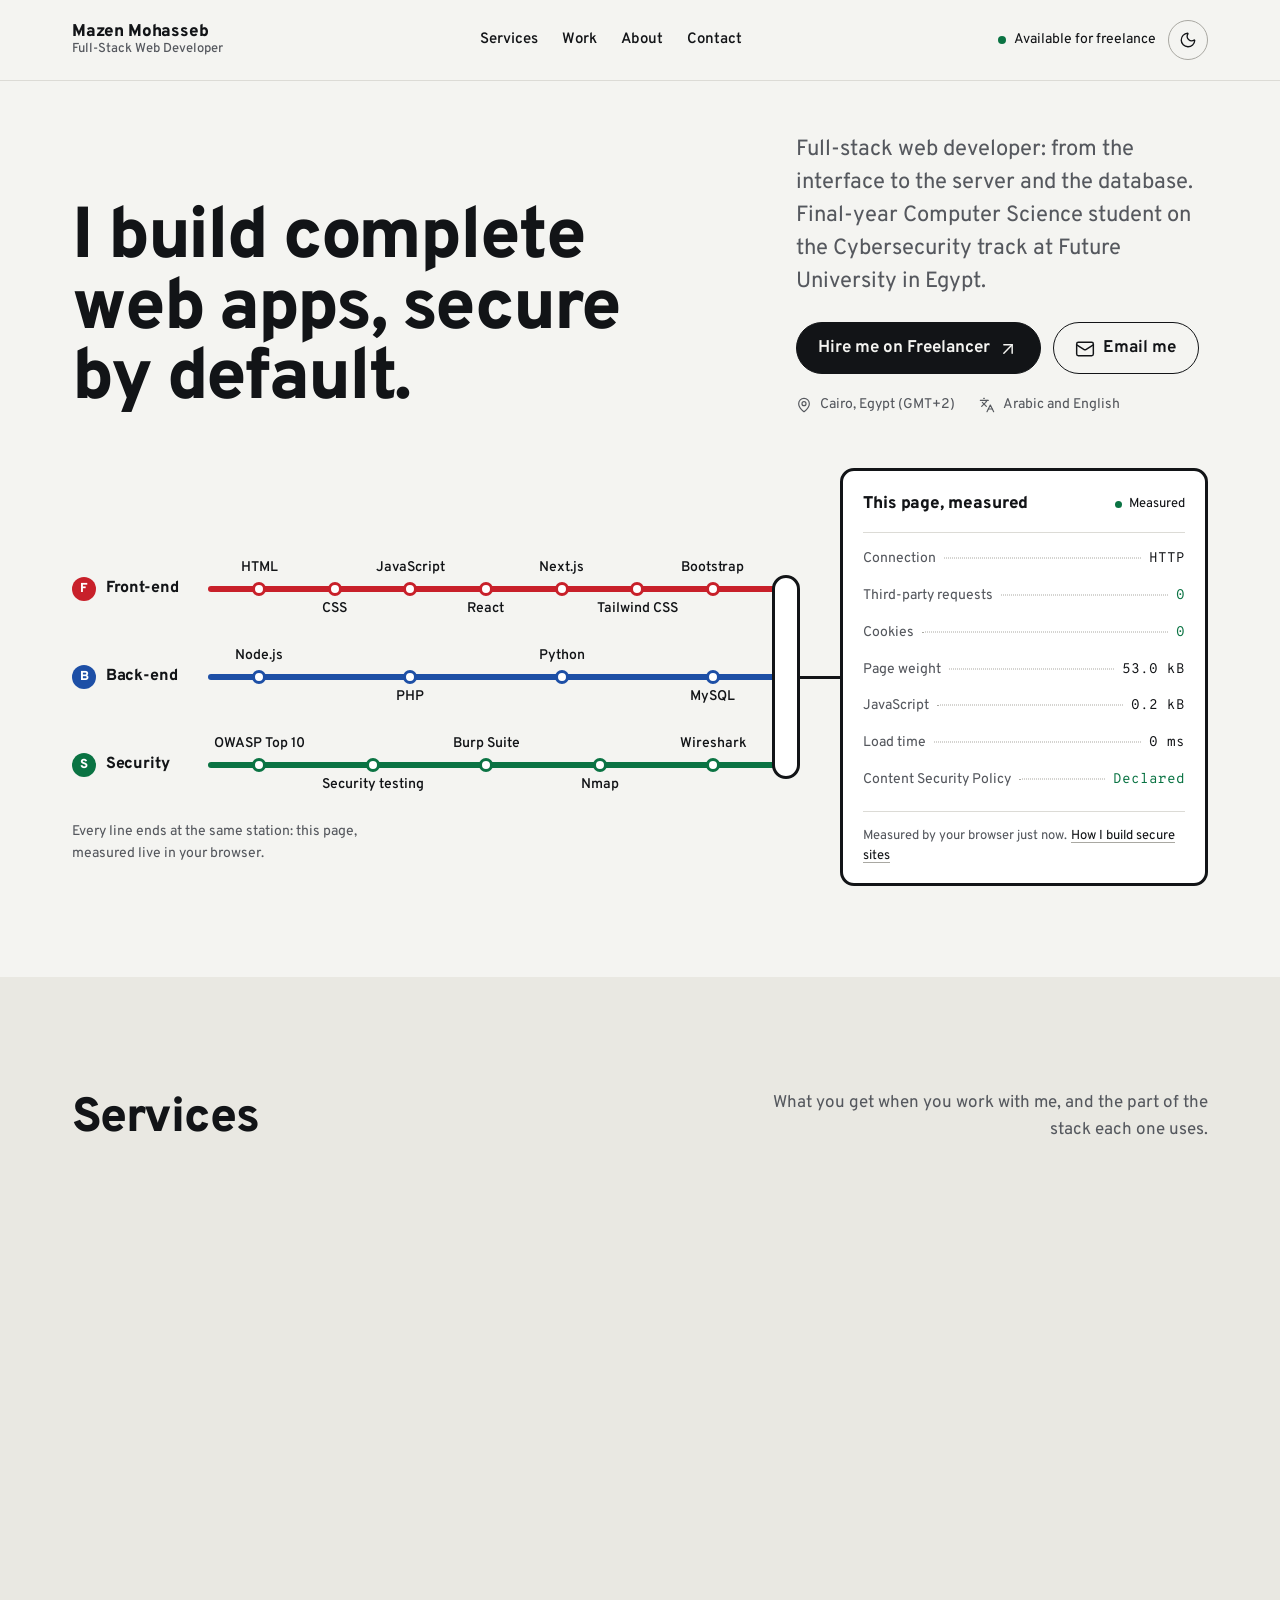
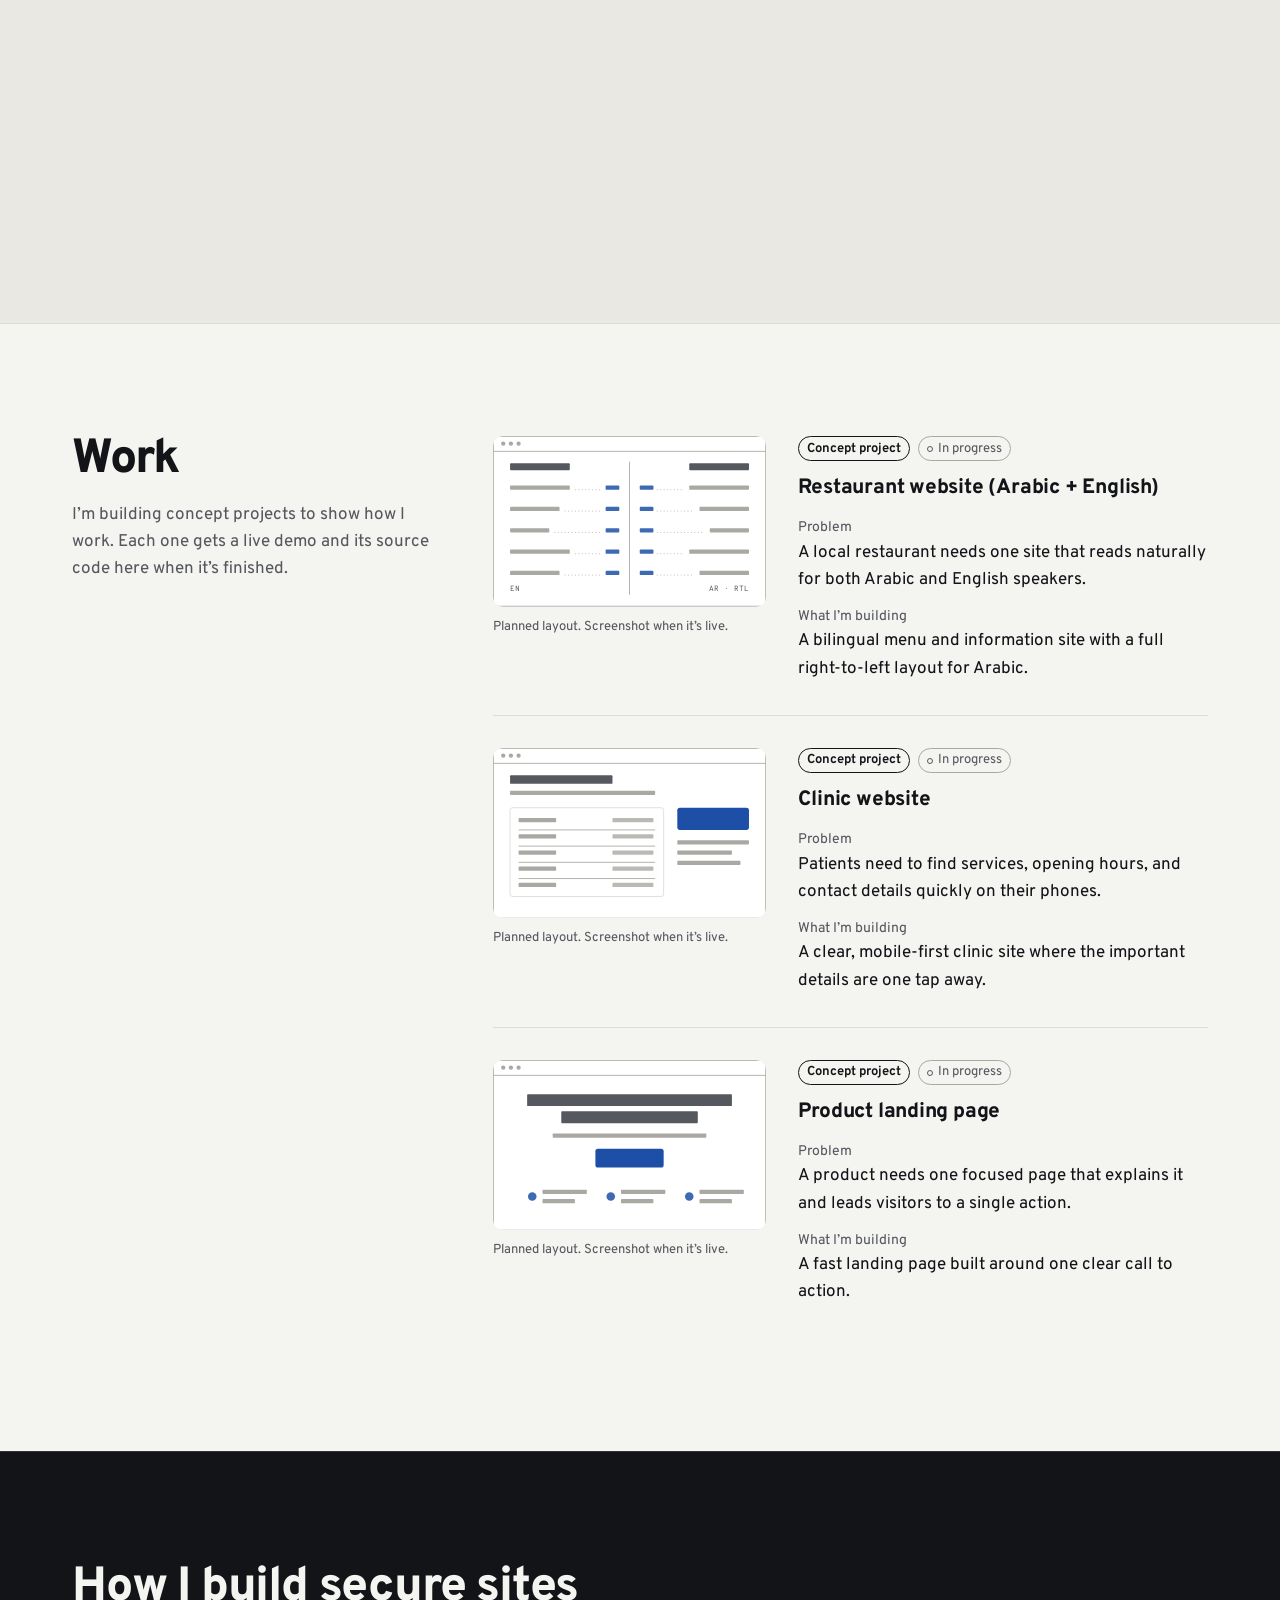
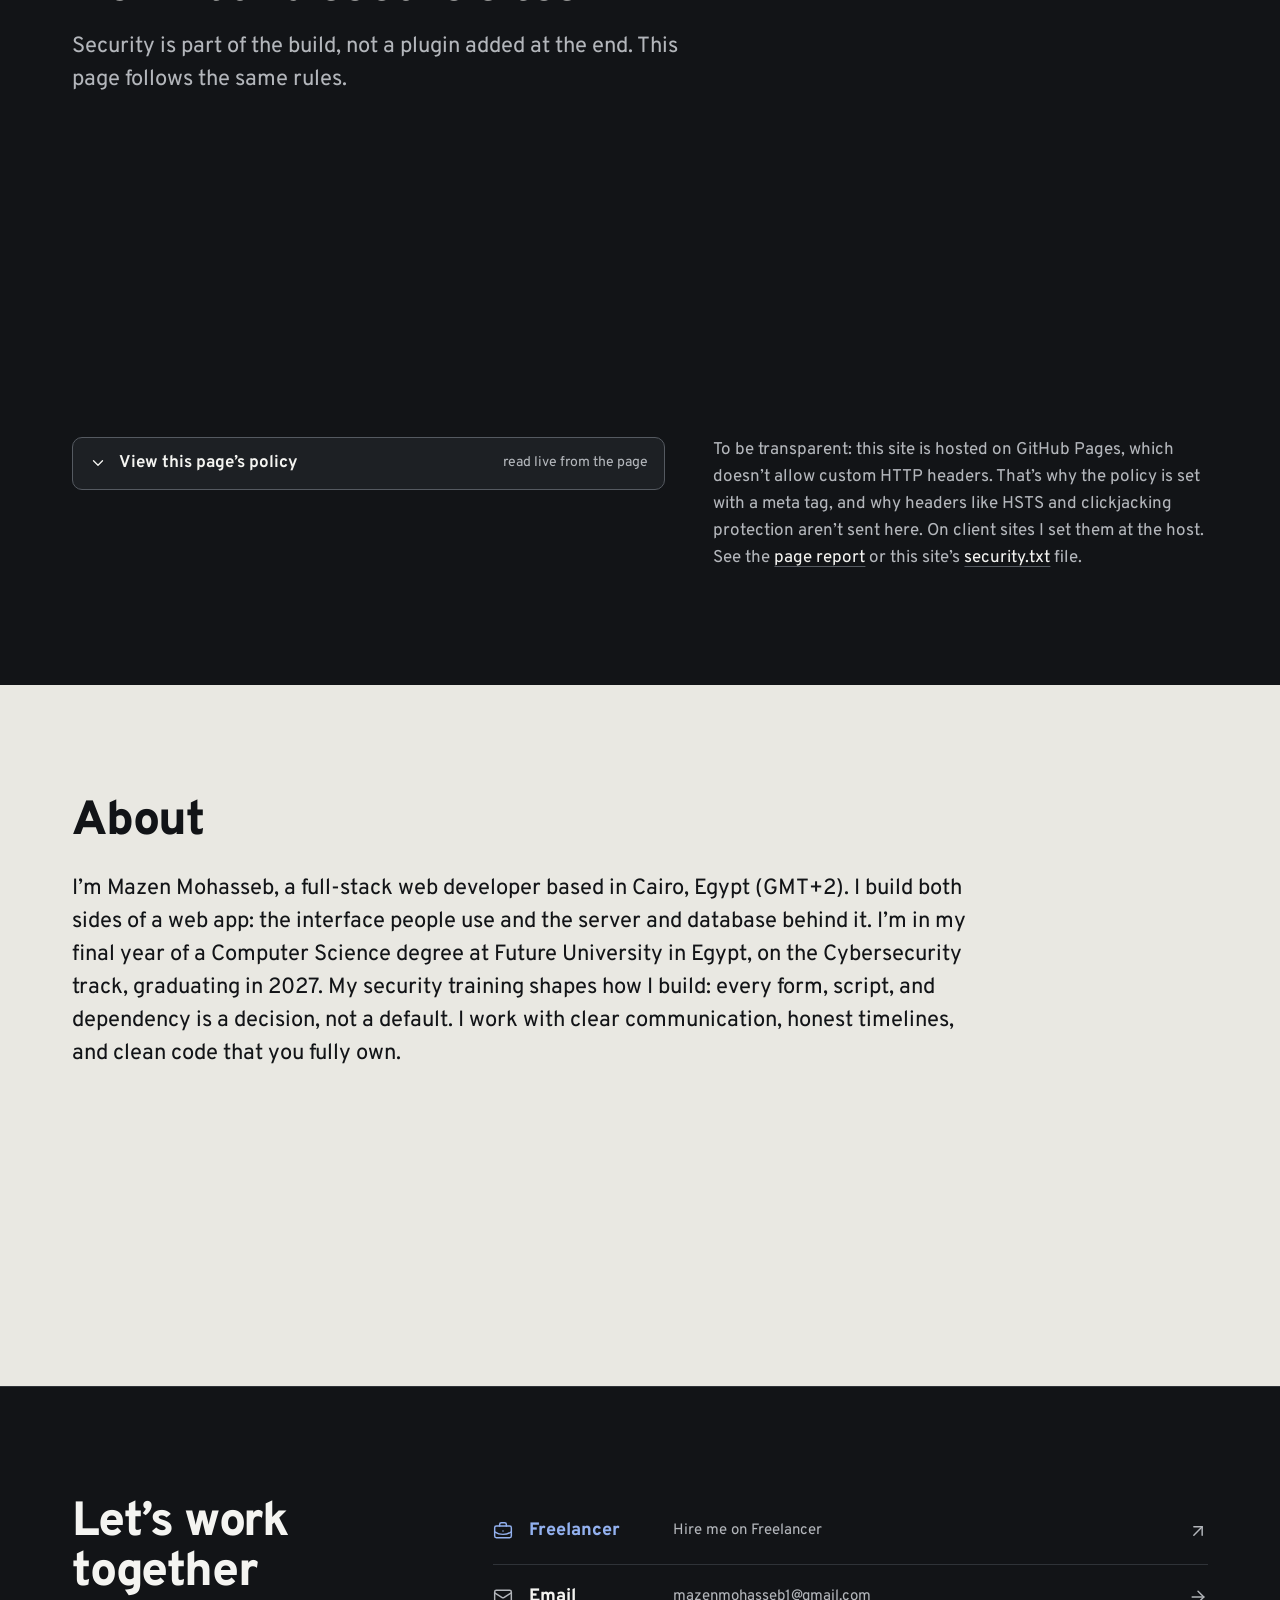
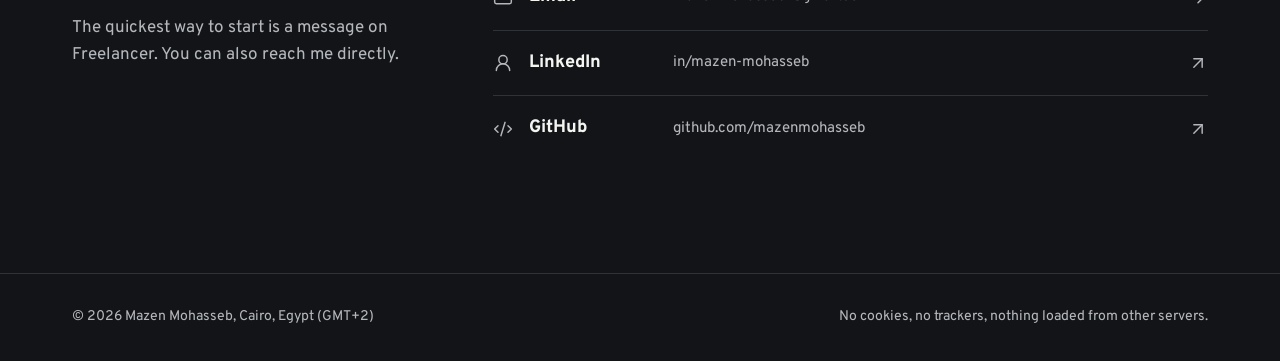
<file: index.html>
<!DOCTYPE html><html lang="en" data-astro-cid-z4jru4n3><head><meta charset="utf-8"><meta name="viewport" content="width=device-width, initial-scale=1"><meta name="referrer" content="strict-origin-when-cross-origin"><title>Mazen Mohasseb · Full-Stack Web Developer</title><meta name="description" content="Full-stack web developer building fast, secure web apps from the interface to the database. Final-year Computer Science student on the Cybersecurity track at Future University in Egypt."><link rel="canonical" href="https://mazenmohasseb.github.io/"><meta name="color-scheme" content="light dark"><meta name="theme-color" content="#f4f4f1" media="(prefers-color-scheme: light)"><meta name="theme-color" content="#141619" media="(prefers-color-scheme: dark)"><!-- Blocking on purpose: picks the theme before first paint. Same-origin, so the CSP allows it. --><script src="/theme.js"></script><link rel="preload" href="/_astro/overpass-latin-wght-normal.qAR8M_co.woff2" as="font" type="font/woff2" crossorigin><link rel="icon" href="/favicon.svg" type="image/svg+xml"><link rel="icon" href="/favicon-32.png" sizes="32x32" type="image/png"><link rel="apple-touch-icon" href="/apple-touch-icon.png"><meta property="og:type" content="website"><meta property="og:site_name" content="Mazen Mohasseb"><meta property="og:title" content="Mazen Mohasseb · Full-Stack Web Developer"><meta property="og:description" content="Full-stack web developer building fast, secure web apps from the interface to the database. Final-year Computer Science student on the Cybersecurity track at Future University in Egypt."><meta property="og:url" content="https://mazenmohasseb.github.io/"><meta property="og:image" content="https://mazenmohasseb.github.io/og.png"><meta property="og:image:width" content="1200"><meta property="og:image:height" content="630"><meta property="og:image:alt" content="Mazen Mohasseb, full-stack web developer: complete web apps, secure by default."><meta name="twitter:card" content="summary_large_image"><meta name="twitter:title" content="Mazen Mohasseb · Full-Stack Web Developer"><meta name="twitter:description" content="Full-stack web developer building fast, secure web apps from the interface to the database. Final-year Computer Science student on the Cybersecurity track at Future University in Egypt."><meta name="twitter:image" content="https://mazenmohasseb.github.io/og.png"><script type="application/ld+json">{"@context":"https://schema.org","@type":"Person","name":"Mazen Mohasseb","jobTitle":"Full-Stack Web Developer","url":"https://mazenmohasseb.github.io","email":"mailto:mazenmohasseb1@gmail.com","address":{"@type":"PostalAddress","addressLocality":"Cairo","addressCountry":"EG"},"knowsLanguage":["ar","en"],"sameAs":["https://www.linkedin.com/in/mazen-mohasseb","https://github.com/mazenmohasseb","https://www.freelancer.com/u/MazenMohasseb"]}</script><meta http-equiv="content-security-policy" content="default-src 'self';img-src 'self';font-src 'self';connect-src 'self';object-src 'none';base-uri 'self';form-action 'none';manifest-src 'self';upgrade-insecure-requests; script-src 'self' 'sha256-xIb/Pa7FUshAu4ihwjchYcQpyCI8eS8kt40GpOAYCz8=' 'sha256-1BvDVWLr3QCC20uHhUDi27eDFVJpk1uMQJGIWKUks2I=' 'sha256-kmZE/W8I1iuTnl1b3yqzv9/DQZenPngd3NjSKMQl7y0=' 'sha256-Y8t0ntteBwH+PqGKUyjWW3CAk+BNJKSoQc0xZ68FjhM=' 'sha256-0O7iB6zr9x0r6X6eWYITC9V5q+yWCGAoFvcysBGbY9Q='; style-src 'self' ;"><link rel="stylesheet" href="/_astro/SiteFooter.BXFYIJt0.css"><link rel="stylesheet" href="/_astro/index.DgG-bLlw.css"></head><body data-astro-cid-z4jru4n3><a class="skip-link" href="#main" data-astro-cid-z4jru4n3>Skip to content</a><div id="top" class="site-top"><header class="container-page header" data-astro-cid-fzpbxy5g><a class="name" href="#top" data-astro-cid-fzpbxy5g>Mazen Mohasseb<span class="role" data-astro-cid-fzpbxy5g>Full-Stack Web Developer</span></a><nav aria-label="Main" data-astro-cid-fzpbxy5g><ul data-astro-cid-fzpbxy5g><li data-astro-cid-fzpbxy5g><a href="#services" data-astro-cid-fzpbxy5g>Services</a></li><li data-astro-cid-fzpbxy5g><a href="#work" data-astro-cid-fzpbxy5g>Work</a></li><li data-astro-cid-fzpbxy5g><a href="#about" data-astro-cid-fzpbxy5g>About</a></li><li data-astro-cid-fzpbxy5g><a href="#contact" data-astro-cid-fzpbxy5g>Contact</a></li></ul></nav><div class="end" data-astro-cid-fzpbxy5g><p class="status" data-astro-cid-fzpbxy5g><span class="dot" aria-hidden="true" data-astro-cid-fzpbxy5g></span>Available for freelance</p><!-- Wired up in src/scripts/interactions.ts. Hidden without JS (no theme to switch to). --><button class="theme-toggle" type="button" aria-label="Dark theme" aria-pressed="false" data-astro-cid-fzpbxy5g><span class="icon moon"><svg aria-hidden="true" focusable="false"
 
  xmlns="http://www.w3.org/2000/svg"
 
 
  viewBox="0 0 24 24"
  fill="none"
  stroke="currentColor"
  stroke-width="1.5"
  stroke-linecap="round"
  stroke-linejoin="round"
>
  <path d="M20.985 12.486a9 9 0 1 1-9.473-9.472c.405-.022.617.46.402.803a6 6 0 0 0 8.268 8.268c.344-.215.825-.004.803.401" />
</svg></span><span class="icon sun"><svg aria-hidden="true" focusable="false"
 
  xmlns="http://www.w3.org/2000/svg"
 
 
  viewBox="0 0 24 24"
  fill="none"
  stroke="currentColor"
  stroke-width="1.5"
  stroke-linecap="round"
  stroke-linejoin="round"
>
  <circle cx="12" cy="12" r="4" />
  <path d="M12 2v2" />
  <path d="M12 20v2" />
  <path d="m4.93 4.93 1.41 1.41" />
  <path d="m17.66 17.66 1.41 1.41" />
  <path d="M2 12h2" />
  <path d="M20 12h2" />
  <path d="m6.34 17.66-1.41 1.41" />
  <path d="m19.07 4.93-1.41 1.41" />
</svg></span></button></div></header></div><main id="main" tabindex="-1"><section class="container-page hero" aria-labelledby="hero-title" data-astro-cid-ge2uvauf><div class="copy" data-astro-cid-ge2uvauf><h1 id="hero-title" data-astro-cid-ge2uvauf>I build complete web apps, secure by default.</h1><div class="side" data-astro-cid-ge2uvauf><p class="lead" data-astro-cid-ge2uvauf>Full-stack web developer: from the interface to the server and the database. Final-year Computer Science student on the Cybersecurity track at Future University in Egypt.</p><div class="ctas" data-astro-cid-ge2uvauf><!-- prettier-ignore --><a href="https://www.freelancer.com/u/MazenMohasseb" rel="noopener noreferrer" class="btn btn-primary" data-astro-cid-ge2uvauf="true">
          Hire me on Freelancer
          <span class="icon"><svg aria-hidden="true" focusable="false"
 
  xmlns="http://www.w3.org/2000/svg"
 
 
  viewBox="0 0 24 24"
  fill="none"
  stroke="currentColor"
  stroke-width="1.5"
  stroke-linecap="round"
  stroke-linejoin="round"
>
  <path d="M7 7h10v10" />
  <path d="M7 17 17 7" />
</svg></span></a><a class="btn" href="mailto:mazenmohasseb1@gmail.com" data-astro-cid-ge2uvauf><span class="icon"><svg aria-hidden="true" focusable="false"
 
  xmlns="http://www.w3.org/2000/svg"
 
 
  viewBox="0 0 24 24"
  fill="none"
  stroke="currentColor"
  stroke-width="1.5"
  stroke-linecap="round"
  stroke-linejoin="round"
>
  <path d="m22 7-8.991 5.727a2 2 0 0 1-2.009 0L2 7" />
  <rect x="2" y="4" width="20" height="16" rx="2" />
</svg></span>Email me</a></div><ul class="facts" role="list" data-astro-cid-ge2uvauf><li data-astro-cid-ge2uvauf><span class="icon"><svg aria-hidden="true" focusable="false"
 
  xmlns="http://www.w3.org/2000/svg"
 
 
  viewBox="0 0 24 24"
  fill="none"
  stroke="currentColor"
  stroke-width="1.5"
  stroke-linecap="round"
  stroke-linejoin="round"
>
  <path d="M20 10c0 4.993-5.539 10.193-7.399 11.799a1 1 0 0 1-1.202 0C9.539 20.193 4 14.993 4 10a8 8 0 0 1 16 0" />
  <circle cx="12" cy="10" r="3" />
</svg></span> Cairo, Egypt (GMT+2)</li><li data-astro-cid-ge2uvauf><span class="icon"><svg aria-hidden="true" focusable="false"
 
  xmlns="http://www.w3.org/2000/svg"
 
 
  viewBox="0 0 24 24"
  fill="none"
  stroke="currentColor"
  stroke-width="1.5"
  stroke-linecap="round"
  stroke-linejoin="round"
>
  <path d="m5 8 6 6" />
  <path d="m4 14 6-6 2-3" />
  <path d="M2 5h12" />
  <path d="M7 2h1" />
  <path d="m22 22-5-10-5 10" />
  <path d="M14 18h6" />
</svg></span> Arabic and English</li></ul></div></div><div class="network" data-astro-cid-xyb2ytdt><div class="map" data-astro-cid-xyb2ytdt><h2 id="network-title" class="sr-only" data-astro-cid-xyb2ytdt>My stack</h2><div class="rail" data-astro-cid-xyb2ytdt><ol class="lines" aria-labelledby="network-title" data-astro-cid-xyb2ytdt><li class="line" data-line="front" data-astro-cid-xyb2ytdt><h3 class="line-name" data-astro-cid-xyb2ytdt><span class="roundel" data-line="front" aria-hidden="true" data-astro-cid-xyb2ytdt>F</span>Front-end</h3><div class="run" data-astro-cid-xyb2ytdt><svg class="track" aria-hidden="true" focusable="false" data-astro-cid-xyb2ytdt><line x1="3" y1="3" x2="100%" y2="3" pathLength="1" data-astro-cid-xyb2ytdt></line></svg><span class="train" aria-hidden="true" data-astro-cid-xyb2ytdt></span><ol class="stops" aria-label="Front-end skills" data-astro-cid-xyb2ytdt><li class="stop" data-line="front" tabindex="0" data-astro-cid-xyb2ytdt><span class="label" data-astro-cid-xyb2ytdt>HTML</span></li><li class="stop" data-line="front" tabindex="0" data-astro-cid-xyb2ytdt><span class="label" data-astro-cid-xyb2ytdt>CSS</span></li><li class="stop" data-line="front" tabindex="0" data-astro-cid-xyb2ytdt><span class="label" data-astro-cid-xyb2ytdt>JavaScript</span></li><li class="stop" data-line="front" tabindex="0" data-astro-cid-xyb2ytdt><span class="label" data-astro-cid-xyb2ytdt>React</span></li><li class="stop" data-line="front" tabindex="0" data-astro-cid-xyb2ytdt><span class="label" data-astro-cid-xyb2ytdt>Next.js</span></li><li class="stop" data-line="front" tabindex="0" data-astro-cid-xyb2ytdt><span class="label" data-astro-cid-xyb2ytdt>Tailwind CSS</span></li><li class="stop" data-line="front" tabindex="0" data-astro-cid-xyb2ytdt><span class="label" data-astro-cid-xyb2ytdt>Bootstrap</span></li></ol></div></li><li class="line" data-line="back" data-astro-cid-xyb2ytdt><h3 class="line-name" data-astro-cid-xyb2ytdt><span class="roundel" data-line="back" aria-hidden="true" data-astro-cid-xyb2ytdt>B</span>Back-end</h3><div class="run" data-astro-cid-xyb2ytdt><svg class="track" aria-hidden="true" focusable="false" data-astro-cid-xyb2ytdt><line x1="3" y1="3" x2="100%" y2="3" pathLength="1" data-astro-cid-xyb2ytdt></line></svg><span class="train" aria-hidden="true" data-astro-cid-xyb2ytdt></span><ol class="stops" aria-label="Back-end skills" data-astro-cid-xyb2ytdt><li class="stop" data-line="back" tabindex="0" data-astro-cid-xyb2ytdt><span class="label" data-astro-cid-xyb2ytdt>Node.js</span></li><li class="stop" data-line="back" tabindex="0" data-astro-cid-xyb2ytdt><span class="label" data-astro-cid-xyb2ytdt>PHP</span></li><li class="stop" data-line="back" tabindex="0" data-astro-cid-xyb2ytdt><span class="label" data-astro-cid-xyb2ytdt>Python</span></li><li class="stop" data-line="back" tabindex="0" data-astro-cid-xyb2ytdt><span class="label" data-astro-cid-xyb2ytdt>MySQL</span></li></ol></div></li><li class="line" data-line="sec" data-astro-cid-xyb2ytdt><h3 class="line-name" data-astro-cid-xyb2ytdt><span class="roundel" data-line="sec" aria-hidden="true" data-astro-cid-xyb2ytdt>S</span>Security</h3><div class="run" data-astro-cid-xyb2ytdt><svg class="track" aria-hidden="true" focusable="false" data-astro-cid-xyb2ytdt><line x1="3" y1="3" x2="100%" y2="3" pathLength="1" data-astro-cid-xyb2ytdt></line></svg><span class="train" aria-hidden="true" data-astro-cid-xyb2ytdt></span><ol class="stops" aria-label="Security skills" data-astro-cid-xyb2ytdt><li class="stop" data-line="sec" tabindex="0" data-astro-cid-xyb2ytdt><span class="label" data-astro-cid-xyb2ytdt>OWASP Top 10</span></li><li class="stop" data-line="sec" tabindex="0" data-astro-cid-xyb2ytdt><span class="label" data-astro-cid-xyb2ytdt>Security testing</span></li><li class="stop" data-line="sec" tabindex="0" data-astro-cid-xyb2ytdt><span class="label" data-astro-cid-xyb2ytdt>Burp Suite</span></li><li class="stop" data-line="sec" tabindex="0" data-astro-cid-xyb2ytdt><span class="label" data-astro-cid-xyb2ytdt>Nmap</span></li><li class="stop" data-line="sec" tabindex="0" data-astro-cid-xyb2ytdt><span class="label" data-astro-cid-xyb2ytdt>Wireshark</span></li></ol></div></li></ol><span class="interchange" aria-hidden="true" data-astro-cid-xyb2ytdt></span></div><p class="map-note" data-map-note data-astro-cid-xyb2ytdt>Every line ends at the same station: this page, measured live in your browser.</p></div><div class="terminus" data-astro-cid-xyb2ytdt><aside id="page-report" class="report" aria-labelledby="report-title" data-state="measuring" data-astro-cid-6rahzhlf><div class="head" data-astro-cid-6rahzhlf><h2 id="report-title" data-astro-cid-6rahzhlf>This page, measured</h2><p class="state" aria-hidden="true" data-astro-cid-6rahzhlf><span class="dot" data-astro-cid-6rahzhlf></span><span data-state-text data-astro-cid-6rahzhlf>Measuring</span></p></div><dl aria-busy="true" data-astro-cid-6rahzhlf><div class="row" data-metric="connection" title="Protocol of this page, read from the browser." data-astro-cid-6rahzhlf><dt data-astro-cid-6rahzhlf>Connection</dt><span class="leader" aria-hidden="true" data-astro-cid-6rahzhlf></span><dd data-value data-astro-cid-6rahzhlf>…</dd></div><div class="row" data-metric="third-party" title="Requests to any other domain, counted with the Performance API." data-astro-cid-6rahzhlf><dt data-astro-cid-6rahzhlf>Third-party requests</dt><span class="leader" aria-hidden="true" data-astro-cid-6rahzhlf></span><dd data-value data-astro-cid-6rahzhlf>…</dd></div><div class="row" data-metric="cookies" title="Cookies readable by JavaScript on this page." data-astro-cid-6rahzhlf><dt data-astro-cid-6rahzhlf>Cookies</dt><span class="leader" aria-hidden="true" data-astro-cid-6rahzhlf></span><dd data-value data-astro-cid-6rahzhlf>…</dd></div><div class="row" data-metric="weight" title="Compressed size of every file this page loaded." data-astro-cid-6rahzhlf><dt data-astro-cid-6rahzhlf>Page weight</dt><span class="leader" aria-hidden="true" data-astro-cid-6rahzhlf></span><dd data-value data-astro-cid-6rahzhlf>…</dd></div><div class="row" data-metric="js" title="Compressed size of all scripts, including this report." data-astro-cid-6rahzhlf><dt data-astro-cid-6rahzhlf>JavaScript</dt><span class="leader" aria-hidden="true" data-astro-cid-6rahzhlf></span><dd data-value data-astro-cid-6rahzhlf>…</dd></div><div class="row" data-metric="load" title="Navigation start to the load event, in your browser." data-astro-cid-6rahzhlf><dt data-astro-cid-6rahzhlf>Load time</dt><span class="leader" aria-hidden="true" data-astro-cid-6rahzhlf></span><dd data-value data-astro-cid-6rahzhlf>…</dd></div><div class="row" data-metric="csp" title="Whether this page declares a CSP." data-astro-cid-6rahzhlf><dt data-astro-cid-6rahzhlf>Content Security Policy</dt><span class="leader" aria-hidden="true" data-astro-cid-6rahzhlf></span><dd data-value data-astro-cid-6rahzhlf>…</dd></div></dl><p class="note" data-astro-cid-6rahzhlf>Measured by your browser just now.<noscript>JavaScript is off, so nothing was measured.</noscript><a class="link" href="#security" data-astro-cid-6rahzhlf>How I build secure sites</a></p></aside><script type="module" src="/_astro/PageReport.astro_astro_type_script_index_0_lang.MAZoQB4G.js"></script></div></div></section><section id="services" class="section band-tint" aria-labelledby="services-title" data-astro-cid-dre74ung><div class="container-page" data-astro-cid-dre74ung><div class="head" data-astro-cid-dre74ung><h2 id="services-title" class="section-title" data-astro-cid-dre74ung>Services</h2><p class="intro" data-astro-cid-dre74ung>What you get when you work with me, and the part of the stack each one uses.</p></div><ul class="grid" role="list" data-services data-astro-cid-dre74ung><li class="card" data-lines="front back sec" data-reveal="rise" data-astro-cid-dre74ung><span class="icon card-icon"><svg aria-hidden="true" focusable="false"
 
  xmlns="http://www.w3.org/2000/svg"
 
 
  viewBox="0 0 24 24"
  fill="none"
  stroke="currentColor"
  stroke-width="1.5"
  stroke-linecap="round"
  stroke-linejoin="round"
>
  <path d="M12.83 2.18a2 2 0 0 0-1.66 0L2.6 6.08a1 1 0 0 0 0 1.83l8.58 3.91a2 2 0 0 0 1.66 0l8.58-3.9a1 1 0 0 0 0-1.83z" />
  <path d="M2 12a1 1 0 0 0 .58.91l8.6 3.91a2 2 0 0 0 1.65 0l8.58-3.9A1 1 0 0 0 22 12" />
  <path d="M2 17a1 1 0 0 0 .58.91l8.6 3.91a2 2 0 0 0 1.65 0l8.58-3.9A1 1 0 0 0 22 17" />
</svg></span><h3 data-astro-cid-dre74ung><span class="nobr" data-astro-cid-dre74ung>Full-stack</span> web applications</h3><p class="body" data-astro-cid-dre74ung>From the interface to the database: React or Next.js up front, Node.js, PHP or Python with MySQL behind it, and data handled safely on the server.</p><ul class="line-tags" role="list" aria-label="Uses" data-astro-cid-dre74ung><li class="line-tag" data-line="front" data-astro-cid-dre74ung>Front-end</li><li class="line-tag" data-line="back" data-astro-cid-dre74ung>Back-end</li><li class="line-tag" data-line="sec" data-astro-cid-dre74ung>Security</li></ul></li><li class="card" data-lines="front" data-reveal="rise" data-astro-cid-dre74ung><span class="icon card-icon"><svg aria-hidden="true" focusable="false"
 
  xmlns="http://www.w3.org/2000/svg"
 
 
  viewBox="0 0 24 24"
  fill="none"
  stroke="currentColor"
  stroke-width="1.5"
  stroke-linecap="round"
  stroke-linejoin="round"
>
  <rect width="18" height="7" x="3" y="3" rx="1" />
  <rect width="9" height="7" x="3" y="14" rx="1" />
  <rect width="5" height="7" x="16" y="14" rx="1" />
</svg></span><h3 data-astro-cid-dre74ung>Landing pages and business websites</h3><p class="body" data-astro-cid-dre74ung>A clear, fast site that explains what you offer and makes you easy to reach. Works on every screen, and the source code is yours.</p><ul class="line-tags" role="list" aria-label="Uses" data-astro-cid-dre74ung><li class="line-tag" data-line="front" data-astro-cid-dre74ung>Front-end</li></ul></li><li class="card" data-lines="front" data-reveal="rise" data-astro-cid-dre74ung><span class="icon card-icon"><svg aria-hidden="true" focusable="false"
 
  xmlns="http://www.w3.org/2000/svg"
 
 
  viewBox="0 0 24 24"
  fill="none"
  stroke="currentColor"
  stroke-width="1.5"
  stroke-linecap="round"
  stroke-linejoin="round"
>
  <path d="M18 8V6a2 2 0 0 0-2-2H4a2 2 0 0 0-2 2v7a2 2 0 0 0 2 2h8" />
  <path d="M10 19v-3.96 3.15" />
  <path d="M7 19h5" />
  <rect width="6" height="10" x="16" y="12" rx="2" />
</svg></span><h3 data-astro-cid-dre74ung>Responsive <span class="nobr" data-astro-cid-dre74ung>front-end</span> development</h3><p class="body" data-astro-cid-dre74ung>Your design turned into clean HTML, CSS and JavaScript, or React and Next.js, that works on phones, tablets and desktops.</p><ul class="line-tags" role="list" aria-label="Uses" data-astro-cid-dre74ung><li class="line-tag" data-line="front" data-astro-cid-dre74ung>Front-end</li></ul></li><li class="card" data-lines="front back" data-reveal="rise" data-astro-cid-dre74ung><span class="icon card-icon"><svg aria-hidden="true" focusable="false"
 
  xmlns="http://www.w3.org/2000/svg"
 
 
  viewBox="0 0 24 24"
  fill="none"
  stroke="currentColor"
  stroke-width="1.5"
  stroke-linecap="round"
  stroke-linejoin="round"
>
  <path d="M14.7 6.3a1 1 0 0 0 0 1.4l1.6 1.6a1 1 0 0 0 1.4 0l3.106-3.105c.32-.322.863-.22.983.218a6 6 0 0 1-8.259 7.057l-7.91 7.91a1 1 0 0 1-2.999-3l7.91-7.91a6 6 0 0 1 7.057-8.259c.438.12.54.662.219.984z" />
</svg></span><h3 data-astro-cid-dre74ung>Fixing bugs and improving websites</h3><p class="body" data-astro-cid-dre74ung>Broken layouts, forms that don’t submit, slow pages. I find the cause, fix it, and explain what I changed.</p><ul class="line-tags" role="list" aria-label="Uses" data-astro-cid-dre74ung><li class="line-tag" data-line="front" data-astro-cid-dre74ung>Front-end</li><li class="line-tag" data-line="back" data-astro-cid-dre74ung>Back-end</li></ul></li><li class="card" data-lines="sec" data-reveal="rise" data-astro-cid-dre74ung><span class="icon card-icon"><svg aria-hidden="true" focusable="false"
 
  xmlns="http://www.w3.org/2000/svg"
 
 
  viewBox="0 0 24 24"
  fill="none"
  stroke="currentColor"
  stroke-width="1.5"
  stroke-linecap="round"
  stroke-linejoin="round"
>
  <path d="M20 13c0 5-3.5 7.5-7.66 8.95a1 1 0 0 1-.67-.01C7.5 20.5 4 18 4 13V6a1 1 0 0 1 1-1c2 0 4.5-1.2 6.24-2.72a1.17 1.17 0 0 1 1.52 0C14.51 3.81 17 5 19 5a1 1 0 0 1 1 1z" />
  <path d="m9 12 2 2 4-4" />
</svg></span><h3 data-astro-cid-dre74ung>Security checks and hardening</h3><p class="body" data-astro-cid-dre74ung>I check for common OWASP Top 10 weaknesses, set up HTTPS and security headers where your host allows, and validate form input properly.</p><ul class="line-tags" role="list" aria-label="Uses" data-astro-cid-dre74ung><li class="line-tag" data-line="sec" data-astro-cid-dre74ung>Security</li></ul></li></ul></div></section><section id="work" class="section" aria-labelledby="work-title"><div class="container-page section-grid"><div><h2 id="work-title" class="section-title">Work</h2><p class="section-intro">I’m building concept projects to show how I work. Each one gets a live demo and its source code here when it’s finished.</p></div><div><article class="project" aria-labelledby="project-restaurant" data-astro-cid-rirtsycj><figure class="blueprint" data-astro-cid-ypjvwyll><svg viewBox="0 0 320 200" role="img" aria-label="Planned layout for Restaurant website (Arabic + English): English menu on the left, Arabic menu aligned right-to-left on the right" data-astro-cid-ypjvwyll><rect class="frame" x="0.5" y="0.5" width="319" height="199" rx="5" data-astro-cid-ypjvwyll></rect><line class="frame" x1="0" y1="18" x2="320" y2="18" data-astro-cid-ypjvwyll></line><circle class="dim" cx="12" cy="9" r="2.5" data-astro-cid-ypjvwyll></circle><circle class="dim" cx="21" cy="9" r="2.5" data-astro-cid-ypjvwyll></circle><circle class="dim" cx="30" cy="9" r="2.5" data-astro-cid-ypjvwyll></circle><g data-astro-cid-ypjvwyll><rect class="ink" x="20" y="32" width="70" height="8" rx="1" data-astro-cid-ypjvwyll></rect><rect class="ink" x="230" y="32" width="70" height="8" rx="1" data-astro-cid-ypjvwyll></rect><line class="frame" x1="160" y1="30" x2="160" y2="186" data-astro-cid-ypjvwyll></line><g data-astro-cid-ypjvwyll><rect class="dim" x="20" y="58" width="70" height="5" rx="1" data-astro-cid-ypjvwyll></rect><line class="dots" x1="96" y1="63" x2="128" y2="63" data-astro-cid-ypjvwyll></line><rect class="accent" x="132" y="58" width="16" height="5" rx="1" data-astro-cid-ypjvwyll></rect><rect class="accent" x="172" y="58" width="16" height="5" rx="1" data-astro-cid-ypjvwyll></rect><line class="dots" x1="192" y1="63" x2="224" y2="63" data-astro-cid-ypjvwyll></line><rect class="dim" x="230" y="58" width="70" height="5" rx="1" data-astro-cid-ypjvwyll></rect></g><g data-astro-cid-ypjvwyll><rect class="dim" x="20" y="83" width="58" height="5" rx="1" data-astro-cid-ypjvwyll></rect><line class="dots" x1="84" y1="88" x2="128" y2="88" data-astro-cid-ypjvwyll></line><rect class="accent" x="132" y="83" width="16" height="5" rx="1" data-astro-cid-ypjvwyll></rect><rect class="accent" x="172" y="83" width="16" height="5" rx="1" data-astro-cid-ypjvwyll></rect><line class="dots" x1="192" y1="88" x2="236" y2="88" data-astro-cid-ypjvwyll></line><rect class="dim" x="242" y="83" width="58" height="5" rx="1" data-astro-cid-ypjvwyll></rect></g><g data-astro-cid-ypjvwyll><rect class="dim" x="20" y="108" width="46" height="5" rx="1" data-astro-cid-ypjvwyll></rect><line class="dots" x1="72" y1="113" x2="128" y2="113" data-astro-cid-ypjvwyll></line><rect class="accent" x="132" y="108" width="16" height="5" rx="1" data-astro-cid-ypjvwyll></rect><rect class="accent" x="172" y="108" width="16" height="5" rx="1" data-astro-cid-ypjvwyll></rect><line class="dots" x1="192" y1="113" x2="248" y2="113" data-astro-cid-ypjvwyll></line><rect class="dim" x="254" y="108" width="46" height="5" rx="1" data-astro-cid-ypjvwyll></rect></g><g data-astro-cid-ypjvwyll><rect class="dim" x="20" y="133" width="70" height="5" rx="1" data-astro-cid-ypjvwyll></rect><line class="dots" x1="96" y1="138" x2="128" y2="138" data-astro-cid-ypjvwyll></line><rect class="accent" x="132" y="133" width="16" height="5" rx="1" data-astro-cid-ypjvwyll></rect><rect class="accent" x="172" y="133" width="16" height="5" rx="1" data-astro-cid-ypjvwyll></rect><line class="dots" x1="192" y1="138" x2="224" y2="138" data-astro-cid-ypjvwyll></line><rect class="dim" x="230" y="133" width="70" height="5" rx="1" data-astro-cid-ypjvwyll></rect></g><g data-astro-cid-ypjvwyll><rect class="dim" x="20" y="158" width="58" height="5" rx="1" data-astro-cid-ypjvwyll></rect><line class="dots" x1="84" y1="163" x2="128" y2="163" data-astro-cid-ypjvwyll></line><rect class="accent" x="132" y="158" width="16" height="5" rx="1" data-astro-cid-ypjvwyll></rect><rect class="accent" x="172" y="158" width="16" height="5" rx="1" data-astro-cid-ypjvwyll></rect><line class="dots" x1="192" y1="163" x2="236" y2="163" data-astro-cid-ypjvwyll></line><rect class="dim" x="242" y="158" width="58" height="5" rx="1" data-astro-cid-ypjvwyll></rect></g><text class="tag-text" x="20" y="182" data-astro-cid-ypjvwyll>EN</text><text class="tag-text" x="300" y="182" text-anchor="end" data-astro-cid-ypjvwyll>AR · RTL</text></g></svg><figcaption data-astro-cid-ypjvwyll>Planned layout. Screenshot when it’s live.</figcaption></figure><div class="body" data-astro-cid-rirtsycj><div class="tags" data-astro-cid-rirtsycj><span class="tag tag-concept" data-astro-cid-rirtsycj>Concept project</span><span class="tag tag-muted" data-astro-cid-rirtsycj><span class="progress-dot" aria-hidden="true" data-astro-cid-rirtsycj></span>In progress</span></div><h3 id="project-restaurant" data-astro-cid-rirtsycj>Restaurant website (Arabic + English)</h3><dl data-astro-cid-rirtsycj><div data-astro-cid-rirtsycj><dt data-astro-cid-rirtsycj>Problem</dt><dd data-astro-cid-rirtsycj>A local restaurant needs one site that reads naturally for both Arabic and English speakers.</dd></div><div data-astro-cid-rirtsycj><dt data-astro-cid-rirtsycj>What I’m building</dt><dd data-astro-cid-rirtsycj>A bilingual menu and information site with a full right-to-left layout for Arabic.</dd></div></dl></div></article><article class="project" aria-labelledby="project-clinic" data-astro-cid-rirtsycj><figure class="blueprint" data-astro-cid-ypjvwyll><svg viewBox="0 0 320 200" role="img" aria-label="Planned layout for Clinic website: Header, opening-hours table and a prominent call button" data-astro-cid-ypjvwyll><rect class="frame" x="0.5" y="0.5" width="319" height="199" rx="5" data-astro-cid-ypjvwyll></rect><line class="frame" x1="0" y1="18" x2="320" y2="18" data-astro-cid-ypjvwyll></line><circle class="dim" cx="12" cy="9" r="2.5" data-astro-cid-ypjvwyll></circle><circle class="dim" cx="21" cy="9" r="2.5" data-astro-cid-ypjvwyll></circle><circle class="dim" cx="30" cy="9" r="2.5" data-astro-cid-ypjvwyll></circle><g data-astro-cid-ypjvwyll><rect class="ink" x="20" y="32" width="120" height="10" rx="1" data-astro-cid-ypjvwyll></rect><rect class="dim" x="20" y="50" width="170" height="5" rx="1" data-astro-cid-ypjvwyll></rect><rect class="frame-fill" x="20" y="70" width="180" height="104" rx="3" data-astro-cid-ypjvwyll></rect><g data-astro-cid-ypjvwyll><rect class="dim" x="30" y="82" width="44" height="5" rx="1" data-astro-cid-ypjvwyll></rect><rect class="ink-soft" x="140" y="82" width="48" height="5" rx="1" data-astro-cid-ypjvwyll></rect><line class="frame" x1="30" y1="96" x2="190" y2="96" data-astro-cid-ypjvwyll></line></g><g data-astro-cid-ypjvwyll><rect class="dim" x="30" y="101" width="44" height="5" rx="1" data-astro-cid-ypjvwyll></rect><rect class="ink-soft" x="140" y="101" width="48" height="5" rx="1" data-astro-cid-ypjvwyll></rect><line class="frame" x1="30" y1="115" x2="190" y2="115" data-astro-cid-ypjvwyll></line></g><g data-astro-cid-ypjvwyll><rect class="dim" x="30" y="120" width="44" height="5" rx="1" data-astro-cid-ypjvwyll></rect><rect class="ink-soft" x="140" y="120" width="48" height="5" rx="1" data-astro-cid-ypjvwyll></rect><line class="frame" x1="30" y1="134" x2="190" y2="134" data-astro-cid-ypjvwyll></line></g><g data-astro-cid-ypjvwyll><rect class="dim" x="30" y="139" width="44" height="5" rx="1" data-astro-cid-ypjvwyll></rect><rect class="ink-soft" x="140" y="139" width="48" height="5" rx="1" data-astro-cid-ypjvwyll></rect><line class="frame" x1="30" y1="153" x2="190" y2="153" data-astro-cid-ypjvwyll></line></g><g data-astro-cid-ypjvwyll><rect class="dim" x="30" y="158" width="44" height="5" rx="1" data-astro-cid-ypjvwyll></rect><rect class="ink-soft" x="140" y="158" width="48" height="5" rx="1" data-astro-cid-ypjvwyll></rect></g><rect class="accent-fill" x="216" y="70" width="84" height="26" rx="3" data-astro-cid-ypjvwyll></rect><rect class="dim" x="216" y="108" width="84" height="5" rx="1" data-astro-cid-ypjvwyll></rect><rect class="dim" x="216" y="120" width="64" height="5" rx="1" data-astro-cid-ypjvwyll></rect><rect class="dim" x="216" y="132" width="74" height="5" rx="1" data-astro-cid-ypjvwyll></rect></g></svg><figcaption data-astro-cid-ypjvwyll>Planned layout. Screenshot when it’s live.</figcaption></figure><div class="body" data-astro-cid-rirtsycj><div class="tags" data-astro-cid-rirtsycj><span class="tag tag-concept" data-astro-cid-rirtsycj>Concept project</span><span class="tag tag-muted" data-astro-cid-rirtsycj><span class="progress-dot" aria-hidden="true" data-astro-cid-rirtsycj></span>In progress</span></div><h3 id="project-clinic" data-astro-cid-rirtsycj>Clinic website</h3><dl data-astro-cid-rirtsycj><div data-astro-cid-rirtsycj><dt data-astro-cid-rirtsycj>Problem</dt><dd data-astro-cid-rirtsycj>Patients need to find services, opening hours, and contact details quickly on their phones.</dd></div><div data-astro-cid-rirtsycj><dt data-astro-cid-rirtsycj>What I’m building</dt><dd data-astro-cid-rirtsycj>A clear, mobile-first clinic site where the important details are one tap away.</dd></div></dl></div></article><article class="project" aria-labelledby="project-product-landing" data-astro-cid-rirtsycj><figure class="blueprint" data-astro-cid-ypjvwyll><svg viewBox="0 0 320 200" role="img" aria-label="Planned layout for Product landing page: Hero headline, one call-to-action button and three short benefit rows" data-astro-cid-ypjvwyll><rect class="frame" x="0.5" y="0.5" width="319" height="199" rx="5" data-astro-cid-ypjvwyll></rect><line class="frame" x1="0" y1="18" x2="320" y2="18" data-astro-cid-ypjvwyll></line><circle class="dim" cx="12" cy="9" r="2.5" data-astro-cid-ypjvwyll></circle><circle class="dim" cx="21" cy="9" r="2.5" data-astro-cid-ypjvwyll></circle><circle class="dim" cx="30" cy="9" r="2.5" data-astro-cid-ypjvwyll></circle><g data-astro-cid-ypjvwyll><rect class="ink" x="40" y="40" width="240" height="14" rx="1" data-astro-cid-ypjvwyll></rect><rect class="ink" x="80" y="60" width="160" height="14" rx="1" data-astro-cid-ypjvwyll></rect><rect class="dim" x="70" y="86" width="180" height="5" rx="1" data-astro-cid-ypjvwyll></rect><rect class="accent-fill" x="120" y="104" width="80" height="22" rx="3" data-astro-cid-ypjvwyll></rect><g data-astro-cid-ypjvwyll><circle class="accent" cx="46" cy="160" r="5" data-astro-cid-ypjvwyll></circle><rect class="dim" x="58" y="152" width="52" height="5" rx="1" data-astro-cid-ypjvwyll></rect><rect class="dim" x="58" y="163" width="38" height="5" rx="1" data-astro-cid-ypjvwyll></rect></g><g data-astro-cid-ypjvwyll><circle class="accent" cx="138" cy="160" r="5" data-astro-cid-ypjvwyll></circle><rect class="dim" x="150" y="152" width="52" height="5" rx="1" data-astro-cid-ypjvwyll></rect><rect class="dim" x="150" y="163" width="38" height="5" rx="1" data-astro-cid-ypjvwyll></rect></g><g data-astro-cid-ypjvwyll><circle class="accent" cx="230" cy="160" r="5" data-astro-cid-ypjvwyll></circle><rect class="dim" x="242" y="152" width="52" height="5" rx="1" data-astro-cid-ypjvwyll></rect><rect class="dim" x="242" y="163" width="38" height="5" rx="1" data-astro-cid-ypjvwyll></rect></g></g></svg><figcaption data-astro-cid-ypjvwyll>Planned layout. Screenshot when it’s live.</figcaption></figure><div class="body" data-astro-cid-rirtsycj><div class="tags" data-astro-cid-rirtsycj><span class="tag tag-concept" data-astro-cid-rirtsycj>Concept project</span><span class="tag tag-muted" data-astro-cid-rirtsycj><span class="progress-dot" aria-hidden="true" data-astro-cid-rirtsycj></span>In progress</span></div><h3 id="project-product-landing" data-astro-cid-rirtsycj>Product landing page</h3><dl data-astro-cid-rirtsycj><div data-astro-cid-rirtsycj><dt data-astro-cid-rirtsycj>Problem</dt><dd data-astro-cid-rirtsycj>A product needs one focused page that explains it and leads visitors to a single action.</dd></div><div data-astro-cid-rirtsycj><dt data-astro-cid-rirtsycj>What I’m building</dt><dd data-astro-cid-rirtsycj>A fast landing page built around one clear call to action.</dd></div></dl></div></article></div></div></section><section id="security" class="section band-ink" aria-labelledby="security-title" data-astro-cid-v7czdoin><div class="container-page" data-astro-cid-v7czdoin><div class="head" data-astro-cid-v7czdoin><h2 id="security-title" class="section-title" data-astro-cid-v7czdoin>How I build secure sites</h2><p class="intro" data-astro-cid-v7czdoin>Security is part of the build, not a plugin added at the end. This page follows the same rules.</p></div><ul class="list" role="list" data-astro-cid-v7czdoin><li data-reveal="focus" data-astro-cid-v7czdoin><span class="icon li-icon"><svg aria-hidden="true" focusable="false"
 
  xmlns="http://www.w3.org/2000/svg"
 
 
  viewBox="0 0 24 24"
  fill="none"
  stroke="currentColor"
  stroke-width="1.5"
  stroke-linecap="round"
  stroke-linejoin="round"
>
  <rect width="18" height="11" x="3" y="11" rx="2" ry="2" />
  <path d="M7 11V7a5 5 0 0 1 10 0v4" />
</svg></span><p data-astro-cid-v7czdoin><strong data-astro-cid-v7czdoin>HTTPS everywhere.</strong> No mixed content, and insecure requests are upgraded automatically.</p></li><li data-reveal="focus" data-astro-cid-v7czdoin><span class="icon li-icon"><svg aria-hidden="true" focusable="false"
 
  xmlns="http://www.w3.org/2000/svg"
 
 
  viewBox="0 0 24 24"
  fill="none"
  stroke="currentColor"
  stroke-width="1.5"
  stroke-linecap="round"
  stroke-linejoin="round"
>
  <path d="M20 13c0 5-3.5 7.5-7.66 8.95a1 1 0 0 1-.67-.01C7.5 20.5 4 18 4 13V6a1 1 0 0 1 1-1c2 0 4.5-1.2 6.24-2.72a1.17 1.17 0 0 1 1.52 0C14.51 3.81 17 5 19 5a1 1 0 0 1 1 1z" />
  <path d="m9 12 2 2 4-4" />
</svg></span><p data-astro-cid-v7czdoin><strong data-astro-cid-v7czdoin>A strict Content Security Policy.</strong> The browser only runs scripts that come from the site itself.</p></li><li data-reveal="focus" data-astro-cid-v7czdoin><span class="icon li-icon"><svg aria-hidden="true" focusable="false"
 
  xmlns="http://www.w3.org/2000/svg"
 
 
  viewBox="0 0 24 24"
  fill="none"
  stroke="currentColor"
  stroke-width="1.5"
  stroke-linecap="round"
  stroke-linejoin="round"
>
  <circle cx="12" cy="12" r="10" />
  <path d="M4.929 4.929 19.07 19.071" />
</svg></span><p data-astro-cid-v7czdoin><strong data-astro-cid-v7czdoin>No unnecessary third-party scripts.</strong> This page loads nothing from other servers: no analytics, no CDNs, no external fonts.</p></li><li data-reveal="focus" data-astro-cid-v7czdoin><span class="icon li-icon"><svg aria-hidden="true" focusable="false"
 
  xmlns="http://www.w3.org/2000/svg"
 
 
  viewBox="0 0 24 24"
  fill="none"
  stroke="currentColor"
  stroke-width="1.5"
  stroke-linecap="round"
  stroke-linejoin="round"
>
  <path d="M12 20h-1a2 2 0 0 1-2-2 2 2 0 0 1-2 2H6" />
  <path d="M13 8h7a2 2 0 0 1 2 2v4a2 2 0 0 1-2 2h-7" />
  <path d="M5 16H4a2 2 0 0 1-2-2v-4a2 2 0 0 1 2-2h1" />
  <path d="M6 4h1a2 2 0 0 1 2 2 2 2 0 0 1 2-2h1" />
  <path d="M9 6v12" />
</svg></span><p data-astro-cid-v7czdoin><strong data-astro-cid-v7czdoin>Input validation.</strong> Forms check data on the server, not only in the browser.</p></li><li data-reveal="focus" data-astro-cid-v7czdoin><span class="icon li-icon"><svg aria-hidden="true" focusable="false"
 
  xmlns="http://www.w3.org/2000/svg"
 
 
  viewBox="0 0 24 24"
  fill="none"
  stroke="currentColor"
  stroke-width="1.5"
  stroke-linecap="round"
  stroke-linejoin="round"
>
  <path d="M13 5h8" />
  <path d="M13 12h8" />
  <path d="M13 19h8" />
  <path d="m3 17 2 2 4-4" />
  <path d="m3 7 2 2 4-4" />
</svg></span><p data-astro-cid-v7czdoin><strong data-astro-cid-v7czdoin>OWASP Top 10 awareness.</strong> I check for the most common web vulnerabilities while I build, not after launch.</p></li></ul><div class="proof" data-astro-cid-v7czdoin><details class="policy" data-astro-cid-v7czdoin><summary data-astro-cid-v7czdoin><span class="icon chev"><svg aria-hidden="true" focusable="false"
 
  xmlns="http://www.w3.org/2000/svg"
 
 
  viewBox="0 0 24 24"
  fill="none"
  stroke="currentColor"
  stroke-width="1.5"
  stroke-linecap="round"
  stroke-linejoin="round"
>
  <path d="m6 9 6 6 6-6" />
</svg></span><span data-astro-cid-v7czdoin>View this page’s policy</span><span class="source" data-astro-cid-v7czdoin>read live from the page</span></summary><pre data-astro-cid-v7czdoin><code data-csp data-astro-cid-v7czdoin>Enable JavaScript to read the policy.</code></pre></details><p class="honest measure" data-astro-cid-v7czdoin>To be transparent: this site is hosted on GitHub Pages, which doesn’t allow custom HTTP headers. That’s why the policy is set with a meta tag, and why headers like HSTS and clickjacking protection aren’t sent here. On client sites I set them at the host. See the <a class="link" href="#page-report" data-astro-cid-v7czdoin>page report</a> or this site’s <a class="link" href="/.well-known/security.txt" data-astro-cid-v7czdoin>security.txt</a> file.</p></div></div></section><script type="module" src="/_astro/SecurityNotes.astro_astro_type_script_index_0_lang.Dg4wYzPV.js"></script><section id="about" class="section band-tint" aria-labelledby="about-title" data-astro-cid-oxgmilyn><div class="container-page" data-astro-cid-oxgmilyn><div class="intro" data-astro-cid-oxgmilyn><div data-astro-cid-oxgmilyn><h2 id="about-title" class="section-title" data-astro-cid-oxgmilyn>About</h2><p class="bio measure" data-astro-cid-oxgmilyn>I’m Mazen Mohasseb, a full-stack web developer based in Cairo, Egypt (GMT+2). I build both sides of a web app: the interface people use and the server and database behind it. I’m in my final year of a Computer Science degree at Future University in Egypt, on the Cybersecurity track, graduating in 2027. My security training shapes how I build: every form, script, and dependency is a decision, not a default. I work with clear communication, honest timelines, and clean code that you fully own.</p></div></div><dl class="facts" data-astro-cid-oxgmilyn><div class="fact" data-reveal="wipe" data-astro-cid-oxgmilyn><dt data-astro-cid-oxgmilyn>Education</dt><dd data-astro-cid-oxgmilyn>BSc Computer Science, Cybersecurity track, Future University in Egypt, 2023–2027</dd></div><div class="fact" data-reveal="wipe" data-astro-cid-oxgmilyn><dt data-astro-cid-oxgmilyn>Training</dt><dd data-astro-cid-oxgmilyn>CompTIA CySA+ (Cybersecurity Analyst) training course, RAKICT, Jul–Aug 2026</dd></div><div class="fact" data-reveal="wipe" data-astro-cid-oxgmilyn><dt data-astro-cid-oxgmilyn>Languages</dt><dd data-astro-cid-oxgmilyn>Arabic (native), English (professional working proficiency)</dd></div><div class="fact" data-reveal="wipe" data-astro-cid-oxgmilyn><dt data-astro-cid-oxgmilyn>Tools</dt><dd data-astro-cid-oxgmilyn>Git, GitHub</dd></div></dl></div></section><section id="contact" class="section band-ink" aria-labelledby="contact-title" data-astro-cid-yvptqzqn><div class="container-page section-grid" data-astro-cid-yvptqzqn><div data-astro-cid-yvptqzqn><h2 id="contact-title" class="section-title" data-astro-cid-yvptqzqn>Let’s work together</h2><p class="section-intro" data-astro-cid-yvptqzqn>The quickest way to start is a message on Freelancer. You can also reach me directly.</p></div><ul role="list" data-astro-cid-yvptqzqn><li data-astro-cid-yvptqzqn><!-- prettier-ignore --><a href="https://www.freelancer.com/u/MazenMohasseb" rel="noopener noreferrer" data-astro-cid-yvptqzqn="true" class="row primary"><span class="icon c-icon"><svg aria-hidden="true" focusable="false"
 
  xmlns="http://www.w3.org/2000/svg"
 
 
  viewBox="0 0 24 24"
  fill="none"
  stroke="currentColor"
  stroke-width="1.5"
  stroke-linecap="round"
  stroke-linejoin="round"
>
  <path d="M12 12h.01" />
  <path d="M16 6V4a2 2 0 0 0-2-2h-4a2 2 0 0 0-2 2v2" />
  <path d="M22 13a18.15 18.15 0 0 1-20 0" />
  <rect width="20" height="14" x="2" y="6" rx="2" />
</svg></span><span class="label" data-astro-cid-yvptqzqn>Freelancer</span><span class="value" data-astro-cid-yvptqzqn>Hire me on Freelancer</span><span class="icon arrow"><svg aria-hidden="true" focusable="false"
 
  xmlns="http://www.w3.org/2000/svg"
 
 
  viewBox="0 0 24 24"
  fill="none"
  stroke="currentColor"
  stroke-width="1.5"
  stroke-linecap="round"
  stroke-linejoin="round"
>
  <path d="M7 7h10v10" />
  <path d="M7 17 17 7" />
</svg></span></a></li><li data-astro-cid-yvptqzqn><a class="row" href="mailto:mazenmohasseb1@gmail.com" data-astro-cid-yvptqzqn><span class="icon c-icon"><svg aria-hidden="true" focusable="false"
 
  xmlns="http://www.w3.org/2000/svg"
 
 
  viewBox="0 0 24 24"
  fill="none"
  stroke="currentColor"
  stroke-width="1.5"
  stroke-linecap="round"
  stroke-linejoin="round"
>
  <path d="m22 7-8.991 5.727a2 2 0 0 1-2.009 0L2 7" />
  <rect x="2" y="4" width="20" height="16" rx="2" />
</svg></span><span class="label" data-astro-cid-yvptqzqn>Email</span><span class="value" data-astro-cid-yvptqzqn>mazenmohasseb1@gmail.com</span><span class="icon arrow"><svg aria-hidden="true" focusable="false"
 
  xmlns="http://www.w3.org/2000/svg"
 
 
  viewBox="0 0 24 24"
  fill="none"
  stroke="currentColor"
  stroke-width="1.5"
  stroke-linecap="round"
  stroke-linejoin="round"
>
  <path d="M5 12h14" />
  <path d="m12 5 7 7-7 7" />
</svg></span></a></li><li data-astro-cid-yvptqzqn><!-- prettier-ignore --><a href="https://www.linkedin.com/in/mazen-mohasseb" rel="noopener noreferrer" data-astro-cid-yvptqzqn="true" class="row"><span class="icon c-icon"><svg aria-hidden="true" focusable="false"
 
  xmlns="http://www.w3.org/2000/svg"
 
 
  viewBox="0 0 24 24"
  fill="none"
  stroke="currentColor"
  stroke-width="1.5"
  stroke-linecap="round"
  stroke-linejoin="round"
>
  <circle cx="12" cy="8" r="5" />
  <path d="M20 21a8 8 0 0 0-16 0" />
</svg></span><span class="label" data-astro-cid-yvptqzqn>LinkedIn</span><span class="value" data-astro-cid-yvptqzqn>in/mazen-mohasseb</span><span class="icon arrow"><svg aria-hidden="true" focusable="false"
 
  xmlns="http://www.w3.org/2000/svg"
 
 
  viewBox="0 0 24 24"
  fill="none"
  stroke="currentColor"
  stroke-width="1.5"
  stroke-linecap="round"
  stroke-linejoin="round"
>
  <path d="M7 7h10v10" />
  <path d="M7 17 17 7" />
</svg></span></a></li><li data-astro-cid-yvptqzqn><!-- prettier-ignore --><a href="https://github.com/mazenmohasseb" rel="noopener noreferrer" data-astro-cid-yvptqzqn="true" class="row"><span class="icon c-icon"><svg aria-hidden="true" focusable="false"
 
  xmlns="http://www.w3.org/2000/svg"
 
 
  viewBox="0 0 24 24"
  fill="none"
  stroke="currentColor"
  stroke-width="1.5"
  stroke-linecap="round"
  stroke-linejoin="round"
>
  <path d="m18 16 4-4-4-4" />
  <path d="m6 8-4 4 4 4" />
  <path d="m14.5 4-5 16" />
</svg></span><span class="label" data-astro-cid-yvptqzqn>GitHub</span><span class="value" data-astro-cid-yvptqzqn>github.com/mazenmohasseb</span><span class="icon arrow"><svg aria-hidden="true" focusable="false"
 
  xmlns="http://www.w3.org/2000/svg"
 
 
  viewBox="0 0 24 24"
  fill="none"
  stroke="currentColor"
  stroke-width="1.5"
  stroke-linecap="round"
  stroke-linejoin="round"
>
  <path d="M7 7h10v10" />
  <path d="M7 17 17 7" />
</svg></span></a></li></ul></div></section></main><footer class="footer band-ink" data-astro-cid-nns7i3if><div class="container-page inner" data-astro-cid-nns7i3if><p data-astro-cid-nns7i3if>© 2026 Mazen Mohasseb, Cairo, Egypt (GMT+2)</p><p data-astro-cid-nns7i3if>No cookies, no trackers, nothing loaded from other servers.</p></div></footer><script type="module" src="/_astro/BaseLayout.astro_astro_type_script_index_0_lang.BKAedwL5.js"></script></body></html>
</file>
<file: _astro/index.DgG-bLlw.css>
.header[data-astro-cid-fzpbxy5g]{grid-template-columns:1fr auto;grid-template-areas:"name toggle""status status""nav nav";align-items:center;gap:.75rem 1.5rem;padding-block:1.25rem;display:grid}.name[data-astro-cid-fzpbxy5g]{font-family:var(--font-display);letter-spacing:-.01em;color:var(--color-fg);grid-area:name;font-size:1.0625rem;font-weight:800;line-height:1.2;text-decoration:none;display:grid}.role[data-astro-cid-fzpbxy5g]{letter-spacing:0;color:var(--color-muted);font-size:.8125rem;font-weight:500}nav[data-astro-cid-fzpbxy5g]{grid-area:nav}ul[data-astro-cid-fzpbxy5g]{flex-wrap:wrap;gap:.25rem 1.5rem;display:flex}nav[data-astro-cid-fzpbxy5g] a[data-astro-cid-fzpbxy5g]{color:var(--color-fg);transition:color var(--dur-ui) var(--ease-out);padding-block:.5rem;font-size:.9375rem;font-weight:550;text-decoration:none;display:inline-block}nav[data-astro-cid-fzpbxy5g] a[data-astro-cid-fzpbxy5g]:hover{text-decoration:underline}.end[data-astro-cid-fzpbxy5g]{display:contents}.theme-toggle[data-astro-cid-fzpbxy5g]{grid-area:toggle}@media (width>=30rem){.end[data-astro-cid-fzpbxy5g]{grid-area:status;align-items:center;gap:.75rem;display:flex}}.theme-toggle[data-astro-cid-fzpbxy5g]{border:1px solid var(--color-line-strong);width:2.5rem;height:2.5rem;color:var(--color-fg);cursor:pointer;transition:background-color var(--dur-ui) var(--ease-out), border-color var(--dur-ui) var(--ease-out);background:0 0;border-radius:50%;place-items:center;display:inline-grid}.theme-toggle[data-astro-cid-fzpbxy5g]:hover{background:var(--color-surface);border-color:var(--color-fg)}.theme-toggle[data-astro-cid-fzpbxy5g] .icon{grid-area:1/1;width:1.125rem;height:1.125rem}[data-theme=dark] .theme-toggle[data-astro-cid-fzpbxy5g] .moon,[data-theme=light] .theme-toggle[data-astro-cid-fzpbxy5g] .sun,html:not([data-theme]) .theme-toggle[data-astro-cid-fzpbxy5g]{display:none}.status[data-astro-cid-fzpbxy5g]{font-size:var(--text-small);color:var(--color-fg);white-space:nowrap;grid-area:status;align-items:center;gap:.5rem;display:inline-flex}.dot[data-astro-cid-fzpbxy5g]{background:var(--color-sec);border-radius:50%;width:.5rem;height:.5rem}@media (width>=30rem){.header[data-astro-cid-fzpbxy5g]{grid-template-areas:"name status""nav nav"}}@media (width>=48rem){.header[data-astro-cid-fzpbxy5g]{grid-template-columns:auto 1fr auto;grid-template-areas:"name nav status";gap:2.5rem}nav[data-astro-cid-fzpbxy5g] ul[data-astro-cid-fzpbxy5g]{justify-content:center}}.report[data-astro-cid-6rahzhlf]{background:var(--color-surface);border:3px solid var(--color-fg);font-size:var(--text-small);border-radius:14px;padding:1.25rem 1.25rem 1rem}.head[data-astro-cid-6rahzhlf]{border-bottom:1px solid var(--color-line);justify-content:space-between;align-items:baseline;gap:1rem;padding-bottom:.875rem;display:flex}h2[data-astro-cid-6rahzhlf]{letter-spacing:-.005em;font-size:1.0625rem;font-weight:800}.state[data-astro-cid-6rahzhlf]{color:var(--color-muted);align-items:center;gap:.45rem;font-size:.8125rem;display:inline-flex}.dot[data-astro-cid-6rahzhlf]{background:var(--color-sec);border-radius:50%;width:.45rem;height:.45rem}[data-astro-cid-6rahzhlf][data-state=measuring] .dot[data-astro-cid-6rahzhlf]{animation:pulse 1s var(--ease-out) infinite alternate}[data-astro-cid-6rahzhlf][data-state=done] .state[data-astro-cid-6rahzhlf]{color:var(--color-fg)}dl[data-astro-cid-6rahzhlf]{margin-top:.5rem}.row[data-astro-cid-6rahzhlf]{grid-template-columns:auto 1fr auto;align-items:baseline;gap:.5rem;padding-block:.45rem;display:grid}dt[data-astro-cid-6rahzhlf]{color:var(--color-muted)}.leader[data-astro-cid-6rahzhlf]{border-bottom:1px dotted var(--color-line-strong);min-width:1rem;transform:translateY(-.25em)}dd[data-astro-cid-6rahzhlf]{font-family:var(--font-mono);font-variant-numeric:tabular-nums;color:var(--color-muted);text-align:right;white-space:nowrap}.row[data-astro-cid-6rahzhlf][data-done] dd[data-astro-cid-6rahzhlf]{color:var(--color-fg);animation:settle var(--dur-enter) var(--ease-out) backwards}.row[data-astro-cid-6rahzhlf]:nth-child(2) dd[data-astro-cid-6rahzhlf]{animation-delay:90ms}.row[data-astro-cid-6rahzhlf]:nth-child(3) dd[data-astro-cid-6rahzhlf]{animation-delay:.18s}.row[data-astro-cid-6rahzhlf]:nth-child(4) dd[data-astro-cid-6rahzhlf]{animation-delay:.27s}.row[data-astro-cid-6rahzhlf]:nth-child(5) dd[data-astro-cid-6rahzhlf]{animation-delay:.36s}.row[data-astro-cid-6rahzhlf]:nth-child(6) dd[data-astro-cid-6rahzhlf]{animation-delay:.45s}.row[data-astro-cid-6rahzhlf]:nth-child(7) dd[data-astro-cid-6rahzhlf]{animation-delay:.54s}.row[data-astro-cid-6rahzhlf][data-good] dd[data-astro-cid-6rahzhlf]{color:var(--color-sec)}.note[data-astro-cid-6rahzhlf]{border-top:1px solid var(--color-line);color:var(--color-muted);margin-top:.75rem;padding-top:.875rem;font-size:.8125rem}.note[data-astro-cid-6rahzhlf] .link[data-astro-cid-6rahzhlf]{margin-left:.25rem}@keyframes pulse{0%{opacity:1}to{opacity:.25}}@keyframes settle{0%{opacity:.35;transform:translateY(.3em)}to{opacity:1;transform:none}}@media (width<=22.5rem){.report[data-astro-cid-6rahzhlf]{padding-inline:1rem}}.network[data-astro-cid-xyb2ytdt]{--name-h:2rem;--track-area:5.5rem;--stop:14px;--capsule:1.75rem;display:grid}.map[data-astro-cid-xyb2ytdt]{flex-direction:column;display:flex;position:relative}.rail[data-astro-cid-xyb2ytdt]{position:relative}.line[data-astro-cid-xyb2ytdt]{grid-template-rows:var(--name-h) var(--track-area);transition:opacity var(--dur-ui) var(--ease-out);display:grid}@media (hover:hover){.lines[data-astro-cid-xyb2ytdt]:has(.line:hover) .line[data-astro-cid-xyb2ytdt]:not(:hover){opacity:.28}}.line-name[data-astro-cid-xyb2ytdt]{letter-spacing:-.005em;align-items:center;gap:.6rem;font-size:1rem;font-weight:750;display:flex}.line-name[data-astro-cid-xyb2ytdt] .roundel[data-astro-cid-xyb2ytdt]{width:1.5rem;height:1.5rem;font-size:.8125rem}.run[data-astro-cid-xyb2ytdt]{align-items:center;display:grid;position:relative}.stops[data-astro-cid-xyb2ytdt]{padding-inline:2.75rem calc(var(--capsule) + 3.25rem);justify-content:space-between;align-items:center;display:flex;position:relative}.track[data-astro-cid-xyb2ytdt]{left:0;right:calc(var(--capsule) / 2);top:calc(50% - var(--track) / 2);width:calc(100% - var(--capsule) / 2);height:var(--track);position:absolute;overflow:visible}.track[data-astro-cid-xyb2ytdt] line[data-astro-cid-xyb2ytdt]{stroke:var(--line-color);stroke-width:var(--track);stroke-linecap:round;stroke-dasharray:1;stroke-dashoffset:0;animation:draw 1.1s var(--ease-out) backwards}.train[data-astro-cid-xyb2ytdt]{background:var(--line-color);width:12px;height:12px;box-shadow:0 0 0 3px var(--color-bg);opacity:0;pointer-events:none;z-index:1;border-radius:50%;position:absolute;top:calc(50% - 6px);left:0}.stop[data-astro-cid-xyb2ytdt]{cursor:default}.stop[data-astro-cid-xyb2ytdt]:focus-visible{outline-offset:4px;border-radius:50%}.lines[data-astro-cid-xyb2ytdt]:has(.stop:focus-visible) .line[data-astro-cid-xyb2ytdt]:not(:has(.stop:focus-visible)){opacity:.28}.stop[data-astro-cid-xyb2ytdt]:hover .label[data-astro-cid-xyb2ytdt],.stop[data-astro-cid-xyb2ytdt]:focus-visible .label[data-astro-cid-xyb2ytdt]{text-decoration:underline;text-decoration-color:var(--line-color);text-underline-offset:.25em;text-decoration-thickness:2px}.line[data-astro-cid-xyb2ytdt][data-line=front]{--line-color:var(--color-front)}.line[data-astro-cid-xyb2ytdt][data-line=back]{--line-color:var(--color-back)}.line[data-astro-cid-xyb2ytdt][data-line=sec]{--line-color:var(--color-sec)}.line[data-astro-cid-xyb2ytdt]:nth-child(2) .track[data-astro-cid-xyb2ytdt] line[data-astro-cid-xyb2ytdt]{animation-delay:.12s}.line[data-astro-cid-xyb2ytdt]:nth-child(3) .track[data-astro-cid-xyb2ytdt] line[data-astro-cid-xyb2ytdt]{animation-delay:.24s}.stop[data-astro-cid-xyb2ytdt]{width:var(--stop);height:var(--stop);background:var(--color-surface);border:3px solid var(--line-color);animation:arrive .4s var(--ease-out) .65s backwards;border-radius:50%;position:relative}.label[data-astro-cid-xyb2ytdt]{white-space:nowrap;font-size:.8125rem;font-weight:550;line-height:1.2;position:absolute;left:50%;translate:-50%}.stop[data-astro-cid-xyb2ytdt]:nth-child(odd) .label[data-astro-cid-xyb2ytdt]{bottom:calc(100% + .5rem)}.stop[data-astro-cid-xyb2ytdt]:nth-child(2n) .label[data-astro-cid-xyb2ytdt]{top:calc(100% + .5rem)}.map-note[data-astro-cid-xyb2ytdt]{max-width:36ch;font-size:var(--text-small);color:var(--color-muted);order:-1;margin-bottom:1.25rem}.interchange[data-astro-cid-xyb2ytdt]{right:0;top:calc(var(--name-h) + var(--track-area) / 2 - var(--capsule) / 2);height:calc(2 * (var(--name-h) + var(--track-area)) + var(--capsule));width:var(--capsule);border:3px solid var(--color-fg);background:var(--color-surface);border-radius:999px;position:absolute}.terminus[data-astro-cid-xyb2ytdt]{margin-top:2.75rem;position:relative}.terminus[data-astro-cid-xyb2ytdt]:before{content:"";right:calc(var(--capsule) / 2 - 1.5px);height:calc(2.75rem + var(--track-area) / 2 - var(--capsule) / 2);background:var(--color-fg);width:3px;position:absolute;bottom:100%}@media (width>=40rem){.line[data-astro-cid-xyb2ytdt]{grid-template-columns:8.5rem minmax(0,1fr);grid-template-rows:var(--track-area);align-items:center}.interchange[data-astro-cid-xyb2ytdt]{top:calc(var(--track-area) / 2 - var(--capsule) / 2);height:calc(2 * var(--track-area) + var(--capsule))}.label[data-astro-cid-xyb2ytdt]{font-size:.875rem}}@media (width>=64rem){.network[data-astro-cid-xyb2ytdt]{grid-template-columns:minmax(0,1fr) 23rem;align-items:center;column-gap:2.5rem}.terminus[data-astro-cid-xyb2ytdt]{margin-top:0}.map-note[data-astro-cid-xyb2ytdt]{margin:0;position:absolute;top:calc(100% + .75rem)}.terminus[data-astro-cid-xyb2ytdt]:before{width:2.5rem;height:3px;top:calc(50% - 1.5px);bottom:auto;right:100%}}@keyframes draw{0%{stroke-dashoffset:1px}}@keyframes arrive{0%{opacity:0;scale:.4}}.hero[data-astro-cid-ge2uvauf]{padding-block:clamp(2rem,1rem + 3vw,3.25rem) clamp(3.5rem,2.5rem + 4vw,6rem)}.copy[data-astro-cid-ge2uvauf]{gap:1.5rem;margin-bottom:clamp(2.75rem,2rem + 2vw,3.25rem);display:grid}h1[data-astro-cid-ge2uvauf]{font-size:min(var(--text-display), 4.5rem);line-height:var(--text-display--line-height);letter-spacing:var(--text-display--letter-spacing);max-width:15ch;font-weight:800}.lead[data-astro-cid-ge2uvauf]{max-width:40ch;font-size:var(--text-lead);line-height:var(--text-lead--line-height);color:var(--color-muted)}.ctas[data-astro-cid-ge2uvauf]{flex-wrap:wrap;gap:.75rem;margin-top:1.5rem;display:flex}.facts[data-astro-cid-ge2uvauf]{font-size:var(--text-small);color:var(--color-muted);flex-wrap:wrap;gap:.5rem 1.5rem;margin-top:1.25rem;display:flex}.facts[data-astro-cid-ge2uvauf] li[data-astro-cid-ge2uvauf]{align-items:center;gap:.5rem;display:inline-flex}.facts[data-astro-cid-ge2uvauf] .icon{width:1rem;height:1rem}@media (width>=64rem){.copy[data-astro-cid-ge2uvauf]{grid-template-columns:minmax(0,1.6fr) minmax(0,1fr);align-items:end;gap:4rem}}.head[data-astro-cid-dre74ung]{gap:1rem 4rem;margin-bottom:clamp(2rem,1.5rem + 2vw,3rem);display:grid}.intro[data-astro-cid-dre74ung]{color:var(--color-muted);max-width:40ch}@media (width>=48rem){.head[data-astro-cid-dre74ung]{grid-template-columns:auto minmax(0,1fr);align-items:end}.intro[data-astro-cid-dre74ung]{text-align:right;justify-self:end}}.grid[data-astro-cid-dre74ung]{gap:1rem;display:grid}@media (width>=40rem){.grid[data-astro-cid-dre74ung]{grid-template-columns:repeat(2,minmax(0,1fr))}.card[data-astro-cid-dre74ung]:first-child{grid-column:span 2}}@media (width>=64rem){.grid[data-astro-cid-dre74ung]{grid-template-columns:repeat(3,minmax(0,1fr));gap:1.25rem}}.card[data-astro-cid-dre74ung]{background:var(--color-surface);transition:translate .28s var(--ease-out), box-shadow .28s var(--ease-out), opacity .24s var(--ease-out), outline-color .24s var(--ease-out);outline-offset:-2px;border-radius:14px;outline:2px solid #0000;flex-direction:column;gap:.75rem;padding:1.5rem 1.5rem 1.375rem;display:flex}@media (hover:hover){.card[data-astro-cid-dre74ung]:hover{box-shadow:var(--shadow-lift);translate:0 -4px}}.card[data-astro-cid-dre74ung]:nth-child(2){--reveal-i:1}.card[data-astro-cid-dre74ung]:nth-child(3){--reveal-i:2}.card[data-astro-cid-dre74ung]:nth-child(4){--reveal-i:3}.card[data-astro-cid-dre74ung]:nth-child(5){--reveal-i:4}.grid[data-astro-cid-dre74ung][data-route] .card[data-astro-cid-dre74ung]{opacity:.4}.grid[data-astro-cid-dre74ung][data-route=front] .card[data-astro-cid-dre74ung][data-lines~=front],.grid[data-astro-cid-dre74ung][data-route=back] .card[data-astro-cid-dre74ung][data-lines~=back],.grid[data-astro-cid-dre74ung][data-route=sec] .card[data-astro-cid-dre74ung][data-lines~=sec]{opacity:1;outline-color:var(--route-color)}.grid[data-astro-cid-dre74ung][data-route=front]{--route-color:var(--color-front)}.grid[data-astro-cid-dre74ung][data-route=back]{--route-color:var(--color-back)}.grid[data-astro-cid-dre74ung][data-route=sec]{--route-color:var(--color-sec)}.card[data-astro-cid-dre74ung] .card-icon{width:1.75rem;height:1.75rem;color:var(--color-fg)}h3[data-astro-cid-dre74ung]{font-size:var(--text-h3);line-height:var(--text-h3--line-height);letter-spacing:var(--text-h3--letter-spacing);margin-top:.5rem;font-weight:750}.nobr[data-astro-cid-dre74ung]{white-space:nowrap}.body[data-astro-cid-dre74ung]{color:var(--color-muted);max-width:52ch}.line-tags[data-astro-cid-dre74ung]{margin-top:auto;padding-top:.5rem}.blueprint[data-astro-cid-ypjvwyll]{gap:.625rem;display:grid}svg[data-astro-cid-ypjvwyll]{border-radius:var(--radius-md);background:var(--color-surface);width:100%;height:auto;display:block}.frame[data-astro-cid-ypjvwyll]{fill:none;stroke:var(--color-line-strong);stroke-width:1px}.frame-fill[data-astro-cid-ypjvwyll]{fill:none;stroke:var(--color-line)}.dim[data-astro-cid-ypjvwyll]{fill:var(--color-line-strong)}.ink[data-astro-cid-ypjvwyll]{fill:var(--color-muted)}.ink-soft[data-astro-cid-ypjvwyll]{fill:var(--color-line-strong);opacity:.8}.accent[data-astro-cid-ypjvwyll]{fill:var(--color-back);opacity:.85}.accent-fill[data-astro-cid-ypjvwyll]{fill:var(--color-back)}.dots[data-astro-cid-ypjvwyll]{stroke:var(--color-line-strong);stroke-dasharray:1 3}.tag-text[data-astro-cid-ypjvwyll]{fill:var(--color-muted);font-family:var(--font-mono);font-size:9px}figcaption[data-astro-cid-ypjvwyll]{color:var(--color-muted);font-size:.8125rem}.project[data-astro-cid-rirtsycj]{border-top:1px solid var(--color-line);gap:1.25rem;padding-block:2rem;display:grid}.project[data-astro-cid-rirtsycj]:first-child{border-top:0;padding-top:0}.frame[data-astro-cid-rirtsycj]{aspect-ratio:16/10;border:1px solid var(--color-line);border-radius:var(--radius-md);background:var(--color-surface);overflow:hidden}.frame[data-astro-cid-rirtsycj] img{object-fit:cover;width:100%;height:100%}.placeholder[data-astro-cid-rirtsycj]{height:100%;color:var(--color-muted);font-size:var(--text-small);text-align:center;background-image:linear-gradient(var(--color-line) 1px, transparent 1px), linear-gradient(90deg, var(--color-line) 1px, transparent 1px);background-position:-1px -1px;background-size:2rem 2rem;flex-direction:column;justify-content:center;align-items:center;gap:.5rem;padding:1rem;display:flex}.placeholder[data-astro-cid-rirtsycj]>[data-astro-cid-rirtsycj]{background:var(--color-surface);padding:.1rem .4rem}.tags[data-astro-cid-rirtsycj]{flex-wrap:wrap;gap:.5rem;display:flex}.tag-concept[data-astro-cid-rirtsycj]{border-color:var(--color-fg);font-weight:650}.tag-muted[data-astro-cid-rirtsycj]{color:var(--color-muted)}.progress-dot[data-astro-cid-rirtsycj]{border:1px solid;border-radius:50%;width:.4rem;height:.4rem}h3[data-astro-cid-rirtsycj]{font-size:var(--text-h3);line-height:var(--text-h3--line-height);letter-spacing:var(--text-h3--letter-spacing);margin-top:.875rem;font-weight:750}dl[data-astro-cid-rirtsycj]{gap:.75rem;margin-top:1rem;display:grid}dt[data-astro-cid-rirtsycj]{font-size:var(--text-small);color:var(--color-muted)}dd[data-astro-cid-rirtsycj]{max-width:60ch}.links[data-astro-cid-rirtsycj]{gap:1.25rem;margin-top:1.25rem;display:flex}@media (width>=48rem){.project[data-astro-cid-rirtsycj]{grid-template-columns:minmax(0,2fr) minmax(0,3fr);align-items:start;gap:2rem}}.head[data-astro-cid-v7czdoin]{gap:1rem;max-width:46rem;display:grid}.intro[data-astro-cid-v7czdoin]{color:var(--color-muted);font-size:var(--text-lead);line-height:var(--text-lead--line-height);max-width:44ch}.list[data-astro-cid-v7czdoin]{gap:0 2.5rem;margin-top:clamp(2.5rem,2rem + 2vw,3.5rem);display:grid}@media (width>=48rem){.list[data-astro-cid-v7czdoin]{grid-template-columns:repeat(2,minmax(0,1fr))}}@media (width>=64rem){.list[data-astro-cid-v7czdoin]{grid-template-columns:repeat(3,minmax(0,1fr))}}li[data-astro-cid-v7czdoin]{border-top:1px solid var(--color-line);grid-template-columns:auto minmax(0,1fr);gap:.875rem;padding-block:1.25rem;display:grid}li[data-astro-cid-v7czdoin]:nth-child(2){--reveal-i:1}li[data-astro-cid-v7czdoin]:nth-child(3){--reveal-i:2}li[data-astro-cid-v7czdoin]:nth-child(4){--reveal-i:3}li[data-astro-cid-v7czdoin]:nth-child(5){--reveal-i:4}li[data-astro-cid-v7czdoin] .li-icon{color:var(--color-sec);margin-top:.15rem}li[data-astro-cid-v7czdoin] p[data-astro-cid-v7czdoin]{max-width:60ch;color:var(--color-muted)}strong[data-astro-cid-v7czdoin]{color:var(--color-fg);font-weight:700}.proof[data-astro-cid-v7czdoin]{align-items:start;gap:2rem 3rem;margin-top:2.5rem;display:grid}@media (width>=64rem){.proof[data-astro-cid-v7czdoin]{grid-template-columns:minmax(0,1.2fr) minmax(0,1fr)}}.policy[data-astro-cid-v7czdoin]{border:1px solid var(--color-line-strong);border-radius:var(--radius-md);background:var(--color-surface);overflow:hidden}summary[data-astro-cid-v7czdoin]{cursor:pointer;flex-wrap:wrap;align-items:center;gap:.25rem .75rem;min-height:3rem;padding:.75rem 1rem;font-weight:650;list-style:none;display:flex}summary[data-astro-cid-v7czdoin]::-webkit-details-marker{display:none}summary[data-astro-cid-v7czdoin]:hover span[data-astro-cid-v7czdoin]:not(.source){text-underline-offset:.22em;text-decoration:underline}summary[data-astro-cid-v7czdoin]:focus-visible{outline-offset:-3px}summary[data-astro-cid-v7czdoin] .chev{width:1.125rem;height:1.125rem;transition:rotate var(--dur-ui) var(--ease-out)}.policy[data-astro-cid-v7czdoin][open] summary[data-astro-cid-v7czdoin] .chev{rotate:180deg}.policy[data-astro-cid-v7czdoin][open] summary[data-astro-cid-v7czdoin]{border-bottom:1px solid var(--color-line)}.source[data-astro-cid-v7czdoin]{color:var(--color-muted);font-size:var(--text-small);margin-left:auto;font-weight:430}pre[data-astro-cid-v7czdoin]{font-family:var(--font-mono);color:var(--color-muted);tab-size:2;padding:1rem;font-size:.8125rem;line-height:1.7;overflow-x:auto}pre[data-astro-cid-v7czdoin] .directive{color:var(--color-sec)}pre[data-astro-cid-v7czdoin] .value{color:var(--color-fg)}.honest[data-astro-cid-v7czdoin]{color:var(--color-muted)}.intro[data-astro-cid-oxgmilyn]{align-items:end;gap:2rem 3.5rem;display:grid}@media (width>=48rem){.intro[data-astro-cid-oxgmilyn].has-photo{grid-template-columns:17rem minmax(0,1fr)}}.photo[data-astro-cid-oxgmilyn]{aspect-ratio:4/5;object-fit:cover;background:var(--color-surface);border-radius:14px;width:min(17rem,70%);height:auto}@media (width>=48rem){.photo[data-astro-cid-oxgmilyn]{width:100%}}.bio[data-astro-cid-oxgmilyn]{font-size:var(--text-lead);text-wrap:pretty;line-height:var(--text-lead--line-height);margin-top:1.5rem}.facts[data-astro-cid-oxgmilyn]{gap:0 2rem;margin-top:clamp(2.5rem,2rem + 2vw,3.5rem);display:grid}@media (width>=40rem){.facts[data-astro-cid-oxgmilyn]{grid-template-columns:repeat(2,minmax(0,1fr))}}@media (width>=64rem){.facts[data-astro-cid-oxgmilyn]{grid-template-columns:repeat(4,minmax(0,1fr))}}.fact[data-astro-cid-oxgmilyn]{border-top:3px solid var(--color-fg);align-content:start;gap:.35rem;padding-block:1rem 1.25rem;display:grid}.fact[data-astro-cid-oxgmilyn]:nth-child(2){--reveal-i:1}.fact[data-astro-cid-oxgmilyn]:nth-child(3){--reveal-i:2}.fact[data-astro-cid-oxgmilyn]:nth-child(4){--reveal-i:3}dt[data-astro-cid-oxgmilyn]{color:var(--color-muted);font-size:var(--text-small)}li[data-astro-cid-yvptqzqn]+li[data-astro-cid-yvptqzqn]{border-top:1px solid var(--color-line)}.row[data-astro-cid-yvptqzqn]{color:var(--color-fg);transition:color var(--dur-ui) var(--ease-out);grid-template-columns:auto minmax(0,1fr) auto;grid-template-areas:"icon label arrow""icon value arrow";align-items:center;column-gap:1rem;padding-block:1.125rem;text-decoration:none;display:grid}.row[data-astro-cid-yvptqzqn] .c-icon{color:var(--color-muted);grid-area:icon}.label[data-astro-cid-yvptqzqn]{font-family:var(--font-display);grid-area:label;font-size:1.125rem;font-weight:750}.value[data-astro-cid-yvptqzqn]{color:var(--color-muted);overflow-wrap:anywhere;grid-area:value;font-size:.9375rem}.row[data-astro-cid-yvptqzqn] .arrow{color:var(--color-muted);transition:transform var(--dur-ui) var(--ease-out), color var(--dur-ui) var(--ease-out);grid-area:arrow}.row[data-astro-cid-yvptqzqn]:hover .arrow{color:var(--color-fg);transform:translate(2px,-2px)}.row[data-astro-cid-yvptqzqn]:hover .label[data-astro-cid-yvptqzqn]{text-decoration:underline;text-decoration-color:var(--color-fg)}.primary[data-astro-cid-yvptqzqn] .label[data-astro-cid-yvptqzqn],.primary[data-astro-cid-yvptqzqn] .c-icon{color:var(--color-back)}@media (width>=40rem){.row[data-astro-cid-yvptqzqn]{grid-template-columns:auto 8rem minmax(0,1fr) auto;grid-template-areas:"icon label value arrow"}}
</file>
<file: _astro/SiteFooter.BXFYIJt0.css>
/*! tailwindcss v4.3.3 | MIT License | https://tailwindcss.com */
@layer properties{@supports (((-webkit-hyphens:none)) and (not (margin-trim:inline))) or ((-moz-orient:inline) and (not (color:rgb(from red r g b)))){*,:before,:after,::backdrop{--tw-rotate-x:initial;--tw-rotate-y:initial;--tw-rotate-z:initial;--tw-skew-x:initial;--tw-skew-y:initial;--tw-border-style:solid;--tw-ordinal:initial;--tw-slashed-zero:initial;--tw-numeric-figure:initial;--tw-numeric-spacing:initial;--tw-numeric-fraction:initial;--tw-shadow:0 0 #0000;--tw-shadow-color:initial;--tw-shadow-alpha:100%;--tw-inset-shadow:0 0 #0000;--tw-inset-shadow-color:initial;--tw-inset-shadow-alpha:100%;--tw-ring-color:initial;--tw-ring-shadow:0 0 #0000;--tw-inset-ring-color:initial;--tw-inset-ring-shadow:0 0 #0000;--tw-ring-inset:initial;--tw-ring-offset-width:0px;--tw-ring-offset-color:#fff;--tw-ring-offset-shadow:0 0 #0000;--tw-outline-style:solid;--tw-blur:initial;--tw-brightness:initial;--tw-contrast:initial;--tw-grayscale:initial;--tw-hue-rotate:initial;--tw-invert:initial;--tw-opacity:initial;--tw-saturate:initial;--tw-sepia:initial;--tw-drop-shadow:initial;--tw-drop-shadow-color:initial;--tw-drop-shadow-alpha:100%;--tw-drop-shadow-size:initial}}}@layer theme{:root,:host{--font-sans:"Overpass Variable", ui-sans-serif, system-ui, sans-serif;--font-mono:"Overpass Mono", ui-monospace, "Cascadia Mono", Consolas, monospace;--radius-sm:4px;--radius-md:10px;--ease-out:cubic-bezier(.16, 1, .3, 1);--default-transition-duration:.15s;--default-transition-timing-function:cubic-bezier(.4, 0, .2, 1);--default-font-family:var(--font-sans);--default-mono-font-family:var(--font-mono);--color-bg:#f4f4f1;--color-surface:#fff;--color-line:#dcdbd6;--color-line-strong:#a9a8a2;--color-fg:#121417;--color-muted:#55585e;--color-front:#c8202a;--color-back:#1d4fa6;--color-sec:#0a7343;--font-display:"Overpass Variable", ui-sans-serif, system-ui, sans-serif;--text-display:clamp(2.6rem, 1.6rem + 4.4vw, 5.25rem);--text-display--line-height:.98;--text-display--letter-spacing:-.03em;--text-h2:clamp(1.9rem, 1.4rem + 2vw, 3rem);--text-h2--line-height:1.04;--text-h2--letter-spacing:-.025em;--text-h3:1.3rem;--text-h3--line-height:1.25;--text-h3--letter-spacing:-.01em;--text-lead:clamp(1.15rem, 1rem + .55vw, 1.375rem);--text-lead--line-height:1.5;--text-body:1.0625rem;--text-body--line-height:1.6;--text-small:.875rem}}@layer base{*,:after,:before,::backdrop{box-sizing:border-box;border:0 solid;margin:0;padding:0}::file-selector-button{box-sizing:border-box;border:0 solid;margin:0;padding:0}html,:host{-webkit-text-size-adjust:100%;tab-size:4;line-height:1.5;font-family:var(--default-font-family,-apple-system, BlinkMacSystemFont, "Segoe UI", Roboto, "Helvetica Neue", "Noto Sans", Arial, sans-serif, "Apple Color Emoji", "Segoe UI Emoji", "Segoe UI Symbol", "Noto Color Emoji");font-feature-settings:var(--default-font-feature-settings,normal);font-variation-settings:var(--default-font-variation-settings,normal);-webkit-tap-highlight-color:transparent}hr{height:0;color:inherit;border-top-width:1px}abbr:where([title]){text-decoration:underline dotted}h1,h2,h3,h4,h5,h6{font-size:inherit;font-weight:inherit}a{color:inherit;-webkit-text-decoration:inherit;-webkit-text-decoration:inherit;-webkit-text-decoration:inherit;text-decoration:inherit}b,strong{font-weight:bolder}code,kbd,samp,pre{font-family:var(--default-mono-font-family,ui-monospace, SFMono-Regular, Menlo, Monaco, Consolas, "Liberation Mono", "Courier New", monospace);font-feature-settings:var(--default-mono-font-feature-settings,normal);font-variation-settings:var(--default-mono-font-variation-settings,normal);font-size:1em}small{font-size:80%}sub,sup{vertical-align:baseline;font-size:75%;line-height:0;position:relative}sub{bottom:-.25em}sup{top:-.5em}table{text-indent:0;border-color:inherit;border-collapse:collapse}:-moz-focusring:where(:not(iframe)){outline:auto}progress{vertical-align:baseline}summary{display:list-item}ol,ul,menu{list-style:none}img,svg,video,canvas,audio,iframe,embed,object{vertical-align:middle;display:block}img,video{max-width:100%;height:auto}button,input,select,optgroup,textarea{font:inherit;font-feature-settings:inherit;font-variation-settings:inherit;letter-spacing:inherit;color:inherit;opacity:1;background-color:#0000;border-radius:0}::file-selector-button{font:inherit;font-feature-settings:inherit;font-variation-settings:inherit;letter-spacing:inherit;color:inherit;opacity:1;background-color:#0000;border-radius:0}:where(select:is([multiple],[size])) optgroup{font-weight:bolder}:where(select:is([multiple],[size])) optgroup option{padding-inline-start:20px}::file-selector-button{margin-inline-end:4px}::placeholder{opacity:1}@supports (not ((-webkit-appearance:-apple-pay-button))) or (contain-intrinsic-size:1px){::placeholder{color:currentColor}@supports (color:color-mix(in lab, red, red)){::placeholder{color:color-mix(in oklab, currentcolor 50%, transparent)}}}textarea{resize:vertical}::-webkit-search-decoration{-webkit-appearance:none}::-webkit-date-and-time-value{min-height:1lh;text-align:inherit}::-webkit-datetime-edit{display:inline-flex}::-webkit-datetime-edit-fields-wrapper{padding:0}::-webkit-datetime-edit{padding-block:0}::-webkit-datetime-edit-year-field{padding-block:0}::-webkit-datetime-edit-month-field{padding-block:0}::-webkit-datetime-edit-day-field{padding-block:0}::-webkit-datetime-edit-hour-field{padding-block:0}::-webkit-datetime-edit-minute-field{padding-block:0}::-webkit-datetime-edit-second-field{padding-block:0}::-webkit-datetime-edit-millisecond-field{padding-block:0}::-webkit-datetime-edit-meridiem-field{padding-block:0}::-webkit-calendar-picker-indicator{line-height:1}:-moz-ui-invalid{box-shadow:none}button,input:where([type=button],[type=reset],[type=submit]){appearance:button}::file-selector-button{appearance:button}::-webkit-inner-spin-button{height:auto}::-webkit-outer-spin-button{height:auto}[hidden]:where(:not([hidden=until-found])){display:none!important}html{background:var(--color-bg);scroll-behavior:smooth;-webkit-text-size-adjust:100%;-moz-text-size-adjust:100%;text-size-adjust:100%}body{background:var(--color-bg);color:var(--color-fg);font-family:var(--font-sans);font-size:var(--text-body);font-weight:430;line-height:var(--text-body--line-height);text-rendering:optimizelegibility;-webkit-font-smoothing:antialiased;caret-color:var(--color-back);overflow-wrap:break-word}h1,h2,h3{font-family:var(--font-display);text-wrap:balance}::selection{background:var(--color-fg);color:var(--color-bg)}:focus-visible{outline:2px solid var(--color-back);outline-offset:3px;border-radius:var(--radius-sm)}a{text-underline-offset:.22em;text-decoration-thickness:1px}a:hover{text-decoration-thickness:2px}[id]{scroll-margin-top:1.5rem}@media (width>=48rem){[id]{scroll-margin-top:5rem}}main:focus{outline:none}@media (prefers-reduced-motion:reduce){html{scroll-behavior:auto}*,:before,:after{transition-duration:.01ms!important;animation-duration:.01ms!important;animation-iteration-count:1!important;animation-delay:0s!important}}}@layer components{.container-page{width:100%;max-width:var(--content-max);padding-inline:var(--gutter);margin-inline:auto}.section{padding-block:var(--section-pad);border-top:1px solid var(--color-line)}@media (width>=48rem){.site-top{z-index:40;background:var(--color-bg);border-bottom:1px solid var(--color-line);position:sticky;top:0}}.band-tint{background:var(--color-tint);border-top-color:#0000}.band-ink{--color-bg:#121417;--color-surface:#1d2024;--color-tint:#1d2024;--color-fg:#f4f4f1;--color-muted:#b3b6bb;--color-line:#2f3338;--color-line-strong:#555a61;--color-front:#ff7a75;--color-back:#93b1ef;--color-sec:#4cc98e;--color-on-line:#121417;background:var(--color-bg);color:var(--color-fg);border-color:var(--color-line)}:root[data-theme=dark] .band-ink{--color-bg:#0b0c0e;--color-surface:#181a1e;--color-line:#25282d}@media (prefers-color-scheme:dark){:root:not([data-theme]) .band-ink{--color-bg:#0b0c0e;--color-surface:#181a1e;--color-line:#25282d}}.section-grid{gap:2rem;display:grid}@media (width>=64rem){.section-grid{grid-template-columns:minmax(0,1fr) minmax(0,2fr);gap:4rem}}.section-title{font-size:var(--text-h2);line-height:var(--text-h2--line-height);letter-spacing:var(--text-h2--letter-spacing);font-weight:800}.section-intro{color:var(--color-muted);max-width:34ch;margin-top:1rem}.measure{max-width:65ch}.link{color:var(--color-fg);text-decoration-line:underline;-webkit-text-decoration-color:var(--color-line-strong);-webkit-text-decoration-color:var(--color-line-strong);text-decoration-color:var(--color-line-strong);transition:text-decoration-color var(--dur-ui) var(--ease-out)}.link:hover{-webkit-text-decoration-color:var(--color-fg);-webkit-text-decoration-color:var(--color-fg);text-decoration-color:var(--color-fg)}.tag{border:1px solid var(--color-line-strong);color:var(--color-fg);white-space:nowrap;border-radius:999px;align-items:center;gap:.4em;padding:.2em .6em .1em;font-size:.8125rem;line-height:1.5;display:inline-flex}.roundel{width:1.75rem;height:1.75rem;color:var(--color-on-line);font-family:var(--font-display);border-radius:50%;flex:none;place-items:center;padding-top:.1em;font-size:.875rem;font-weight:800;line-height:1;display:inline-grid}.roundel[data-line=front]{background:var(--color-front)}.roundel[data-line=back]{background:var(--color-back)}.roundel[data-line=sec]{background:var(--color-sec)}.btn{border:1.5px solid var(--color-fg);min-height:3rem;color:var(--color-fg);transition:background-color var(--dur-ui) var(--ease-out), border-color var(--dur-ui) var(--ease-out), color var(--dur-ui) var(--ease-out);border-radius:999px;justify-content:center;align-items:center;gap:.5rem;padding:.75rem 1.35rem .65rem;font-weight:650;text-decoration:none;display:inline-flex}.btn:hover{background:var(--color-surface)}.btn-primary{background:var(--color-fg);color:var(--color-bg)}.btn-primary:hover{background:var(--color-back);border-color:var(--color-back);color:var(--color-on-line)}.btn:active{transform:translateY(1px)}.icon{flex:none;width:1.25rem;height:1.25rem}.icon svg{stroke-width:1.75px;width:100%;height:100%}.line-tags{flex-wrap:wrap;gap:.4rem;display:flex}.line-tag{border:1px solid var(--color-line);white-space:nowrap;border-radius:999px;align-items:center;gap:.45rem;padding:.2em .65em .1em .55em;font-size:.8125rem;font-weight:600;line-height:1.5;display:inline-flex}.line-tag:before{content:"";background:var(--tag-color);border-radius:2px;width:.9rem;height:4px;translate:0 -.05em}.line-tag[data-line=front]{--tag-color:var(--color-front)}.line-tag[data-line=back]{--tag-color:var(--color-back)}.line-tag[data-line=sec]{--tag-color:var(--color-sec)}[data-reveal][data-reveal].reveal-in{transition:opacity .64s var(--ease-out), translate .64s var(--ease-out), clip-path .9s var(--ease-out), filter .64s var(--ease-out);transition-delay:calc(var(--reveal-i,0) * 70ms)}[data-reveal=rise].reveal-wait{opacity:0;translate:0 1.25rem}[data-reveal=wipe].reveal-wait{clip-path:inset(0 100% 0 0)}[data-reveal=focus].reveal-wait{opacity:0;filter:blur(6px)}@media print{[data-reveal].reveal-wait{opacity:1;clip-path:none;filter:none;translate:none}}}@layer utilities{.visible{visibility:visible}.sr-only{clip-path:inset(50%);white-space:nowrap;border-width:0;width:1px;height:1px;margin:-1px;padding:0;position:absolute;overflow:hidden}.static{position:static}.block{display:block}.contents{display:contents}.grid{display:grid}.inline{display:inline}.table{display:table}.transform{transform:var(--tw-rotate-x,) var(--tw-rotate-y,) var(--tw-rotate-z,) var(--tw-skew-x,) var(--tw-skew-y,)}.flex-wrap{flex-wrap:wrap}.rounded{border-radius:.25rem}.border{border-style:var(--tw-border-style);border-width:1px}.font-display{font-family:var(--font-display)}.text-wrap{text-wrap:wrap}.tabular-nums{--tw-numeric-spacing:tabular-nums;font-variant-numeric:var(--tw-ordinal,) var(--tw-slashed-zero,) var(--tw-numeric-figure,) var(--tw-numeric-spacing,) var(--tw-numeric-fraction,)}.underline{text-decoration-line:underline}.shadow{--tw-shadow:0 1px 3px 0 var(--tw-shadow-color,#0000001a), 0 1px 2px -1px var(--tw-shadow-color,#0000001a);box-shadow:var(--tw-inset-shadow), var(--tw-inset-ring-shadow), var(--tw-ring-offset-shadow), var(--tw-ring-shadow), var(--tw-shadow)}.ring{--tw-ring-shadow:var(--tw-ring-inset,) 0 0 0 calc(1px + var(--tw-ring-offset-width)) var(--tw-ring-color,currentcolor);box-shadow:var(--tw-inset-shadow), var(--tw-inset-ring-shadow), var(--tw-ring-offset-shadow), var(--tw-ring-shadow), var(--tw-shadow)}.outline{outline-style:var(--tw-outline-style);outline-width:1px}.blur{--tw-blur:blur(8px);filter:var(--tw-blur,) var(--tw-brightness,) var(--tw-contrast,) var(--tw-grayscale,) var(--tw-hue-rotate,) var(--tw-invert,) var(--tw-saturate,) var(--tw-sepia,) var(--tw-drop-shadow,)}.transition{transition-property:color,background-color,border-color,outline-color,text-decoration-color,fill,stroke,--tw-gradient-from,--tw-gradient-via,--tw-gradient-to,opacity,box-shadow,transform,translate,scale,rotate,filter,-webkit-backdrop-filter,backdrop-filter,display,content-visibility,overlay,pointer-events;transition-timing-function:var(--tw-ease,var(--default-transition-timing-function));transition-duration:var(--tw-duration,var(--default-transition-duration))}}@font-face{font-family:Overpass Variable;font-style:normal;font-display:swap;font-weight:100 900;src:url(/_astro/overpass-latin-wght-normal.qAR8M_co.woff2)format("woff2-variations");unicode-range:U+??,U+131,U+152-153,U+2BB-2BC,U+2C6,U+2DA,U+2DC,U+304,U+308,U+329,U+2000-206F,U+20AC,U+2122,U+2191,U+2193,U+2212,U+2215,U+FEFF,U+FFFD}@font-face{font-family:Overpass Mono;font-style:normal;font-display:swap;font-weight:400;src:url(/_astro/overpass-mono-latin-400-normal.VINZG6Js.woff2)format("woff2");unicode-range:U+??,U+131,U+152-153,U+2BB-2BC,U+2C6,U+2DA,U+2DC,U+304,U+308,U+329,U+2000-206F,U+20AC,U+2122,U+2191,U+2193,U+2212,U+2215,U+FEFF,U+FFFD}@font-face{font-family:Overpass Mono;font-style:normal;font-display:swap;font-weight:600;src:url(/_astro/overpass-mono-latin-600-normal.DBP6720Q.woff2)format("woff2");unicode-range:U+??,U+131,U+152-153,U+2BB-2BC,U+2C6,U+2DA,U+2DC,U+304,U+308,U+329,U+2000-206F,U+20AC,U+2122,U+2191,U+2193,U+2212,U+2215,U+FEFF,U+FFFD}:root{--dur-ui:.16s;--dur-enter:.52s;--gutter:clamp(1rem, 4vw, 2.5rem);--section-pad:clamp(4rem, 3rem + 5vw, 8rem);--content-max:76rem;--track:6px;--color-tint:#e9e8e2;--color-on-line:#fff;--shadow-lift:0 14px 32px -16px #12141747, 0 2px 6px -2px #12141714;color-scheme:light;scrollbar-color:var(--color-line-strong) var(--color-bg);scrollbar-width:thin}:root[data-theme=dark]{--color-bg:#141619;--color-surface:#23272c;--color-tint:#1b1e22;--color-line:#30343a;--color-line-strong:#5a5f67;--color-fg:#eceae4;--color-muted:#a8acb2;--color-front:#ff7a75;--color-back:#86abf7;--color-sec:#4cc98e;--color-on-line:#121417;--shadow-lift:0 16px 36px -14px #0009, 0 2px 6px -2px #0006;color-scheme:dark}@media (prefers-color-scheme:dark){:root:not([data-theme]){--color-bg:#141619;--color-surface:#23272c;--color-tint:#1b1e22;--color-line:#30343a;--color-line-strong:#5a5f67;--color-fg:#eceae4;--color-muted:#a8acb2;--color-front:#ff7a75;--color-back:#86abf7;--color-sec:#4cc98e;--color-on-line:#121417;--shadow-lift:0 16px 36px -14px #0009, 0 2px 6px -2px #0006;color-scheme:dark}}::view-transition-old(root),::view-transition-new(root){mix-blend-mode:normal;animation:none}@property --tw-rotate-x{syntax:"*";inherits:false}@property --tw-rotate-y{syntax:"*";inherits:false}@property --tw-rotate-z{syntax:"*";inherits:false}@property --tw-skew-x{syntax:"*";inherits:false}@property --tw-skew-y{syntax:"*";inherits:false}@property --tw-border-style{syntax:"*";inherits:false;initial-value:solid}@property --tw-ordinal{syntax:"*";inherits:false}@property --tw-slashed-zero{syntax:"*";inherits:false}@property --tw-numeric-figure{syntax:"*";inherits:false}@property --tw-numeric-spacing{syntax:"*";inherits:false}@property --tw-numeric-fraction{syntax:"*";inherits:false}@property --tw-shadow{syntax:"*";inherits:false;initial-value:0 0 #0000}@property --tw-shadow-color{syntax:"*";inherits:false}@property --tw-shadow-alpha{syntax:"<percentage>";inherits:false;initial-value:100%}@property --tw-inset-shadow{syntax:"*";inherits:false;initial-value:0 0 #0000}@property --tw-inset-shadow-color{syntax:"*";inherits:false}@property --tw-inset-shadow-alpha{syntax:"<percentage>";inherits:false;initial-value:100%}@property --tw-ring-color{syntax:"*";inherits:false}@property --tw-ring-shadow{syntax:"*";inherits:false;initial-value:0 0 #0000}@property --tw-inset-ring-color{syntax:"*";inherits:false}@property --tw-inset-ring-shadow{syntax:"*";inherits:false;initial-value:0 0 #0000}@property --tw-ring-inset{syntax:"*";inherits:false}@property --tw-ring-offset-width{syntax:"<length>";inherits:false;initial-value:0}@property --tw-ring-offset-color{syntax:"*";inherits:false;initial-value:#fff}@property --tw-ring-offset-shadow{syntax:"*";inherits:false;initial-value:0 0 #0000}@property --tw-outline-style{syntax:"*";inherits:false;initial-value:solid}@property --tw-blur{syntax:"*";inherits:false}@property --tw-brightness{syntax:"*";inherits:false}@property --tw-contrast{syntax:"*";inherits:false}@property --tw-grayscale{syntax:"*";inherits:false}@property --tw-hue-rotate{syntax:"*";inherits:false}@property --tw-invert{syntax:"*";inherits:false}@property --tw-opacity{syntax:"*";inherits:false}@property --tw-saturate{syntax:"*";inherits:false}@property --tw-sepia{syntax:"*";inherits:false}@property --tw-drop-shadow{syntax:"*";inherits:false}@property --tw-drop-shadow-color{syntax:"*";inherits:false}@property --tw-drop-shadow-alpha{syntax:"<percentage>";inherits:false;initial-value:100%}@property --tw-drop-shadow-size{syntax:"*";inherits:false}.skip-link[data-astro-cid-z4jru4n3]{left:var(--gutter);z-index:50;background:var(--color-fg);color:var(--color-bg);border-radius:var(--radius-sm);transition:transform var(--dur-ui) var(--ease-out);padding:.6rem 1rem;font-weight:600;position:absolute;top:.75rem;transform:translateY(-200%)}.skip-link[data-astro-cid-z4jru4n3]:focus-visible{transform:translateY(0)}.footer[data-astro-cid-nns7i3if]{border-top:1px solid var(--color-line);font-size:var(--text-small);color:var(--color-muted);padding-block:2rem}.inner[data-astro-cid-nns7i3if]{flex-wrap:wrap;justify-content:space-between;gap:.75rem 2rem;display:flex}
</file>
